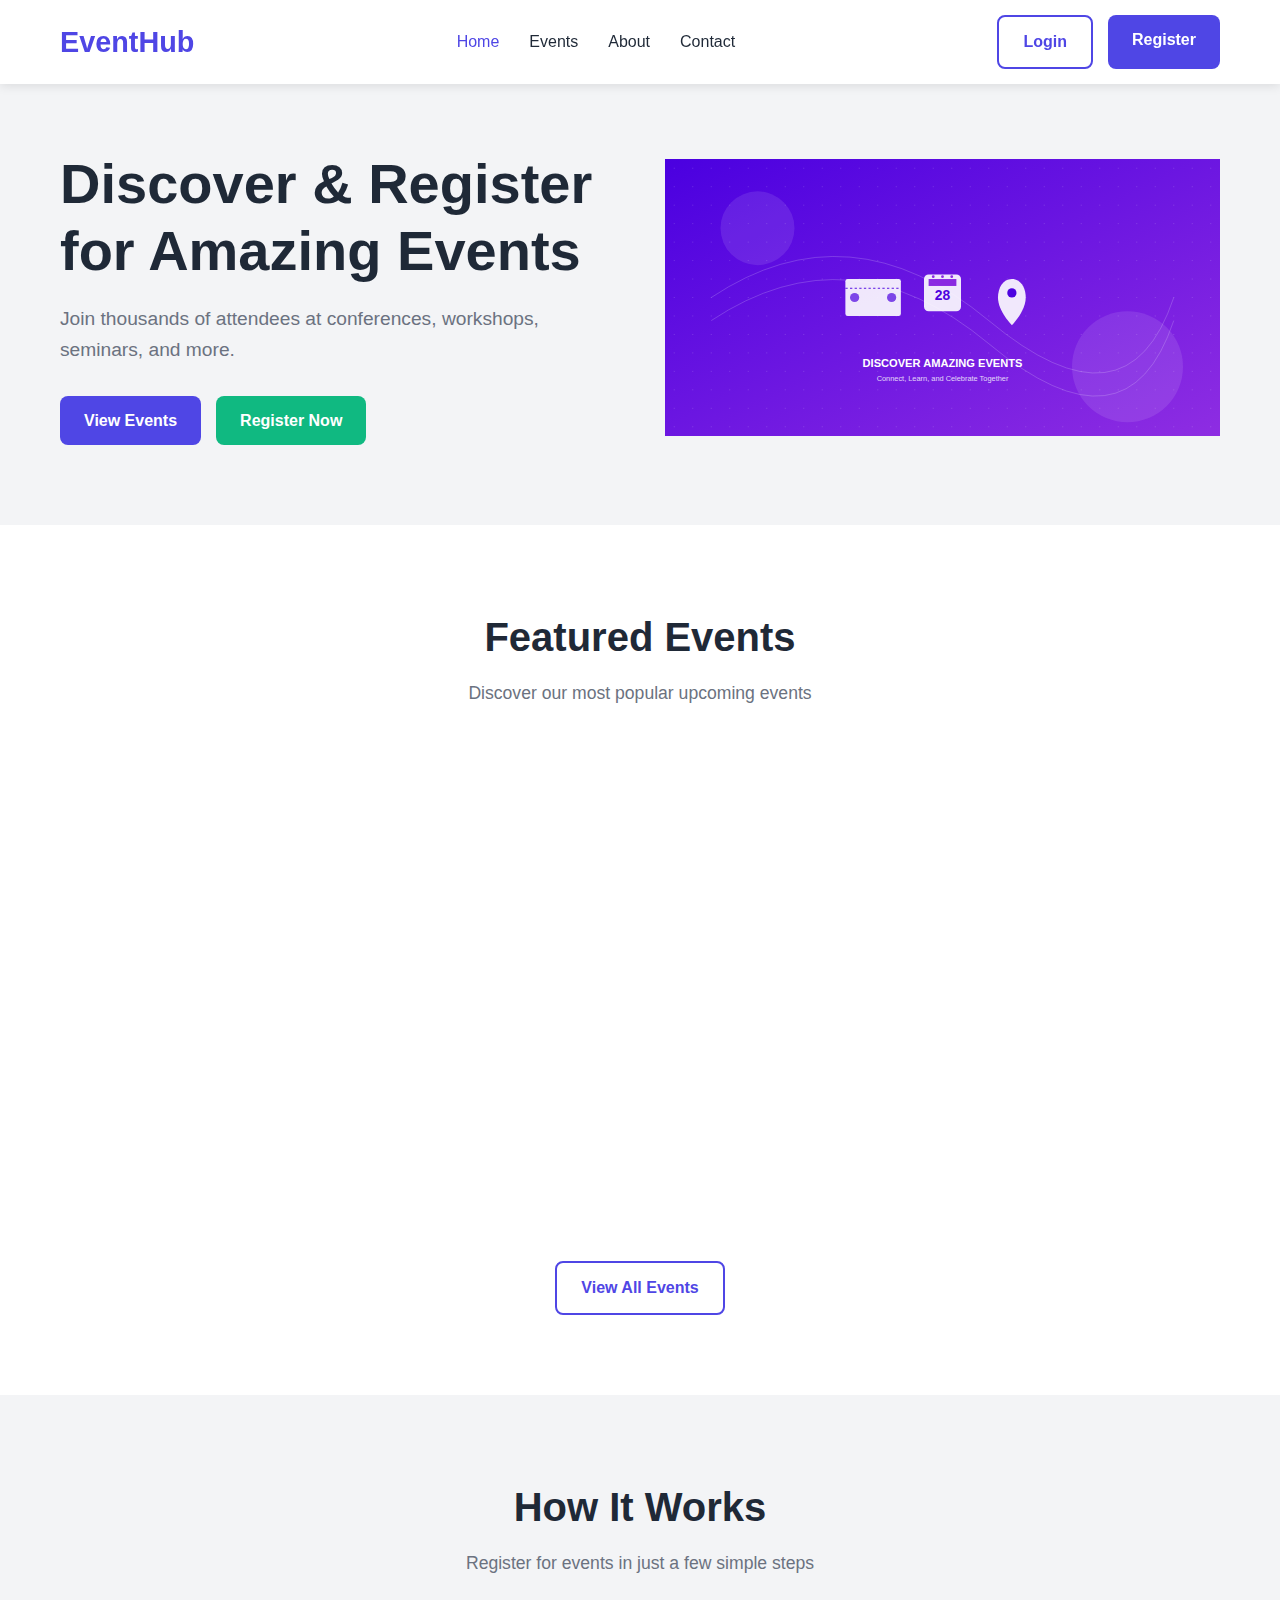
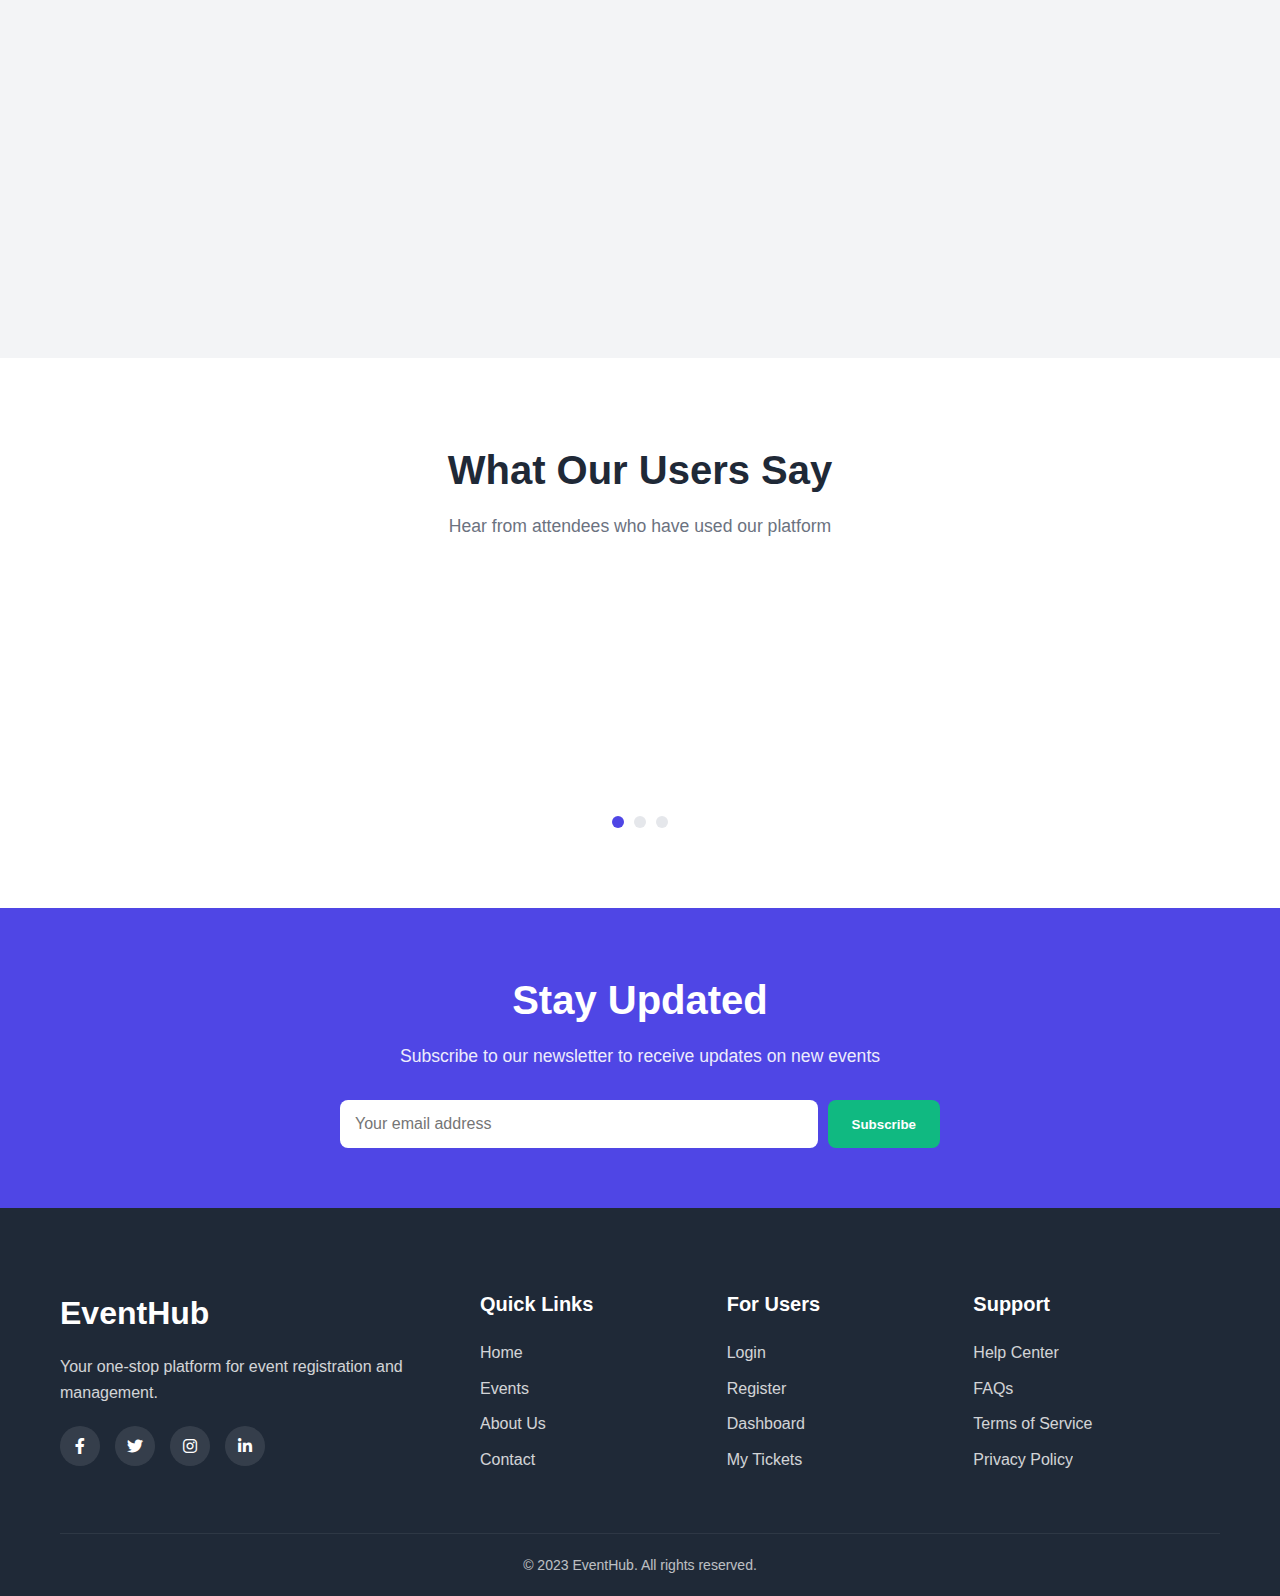
<file: index.html>
<!DOCTYPE html>
<html lang="en">
<head>
    <meta charset="UTF-8">
    <meta name="viewport" content="width=device-width, initial-scale=1.0">
    <title>Event Registration System</title>
    <link rel="stylesheet" href="css/styles.css">
    <link rel="stylesheet" href="https://cdnjs.cloudflare.com/ajax/libs/font-awesome/6.0.0-beta3/css/all.min.css">
</head>
<body>
    <!-- Navigation Bar -->
    <nav class="navbar">
        <div class="container">
            <div class="logo">EventHub</div>
            <ul class="nav-links">
                <li><a href="index.html" class="active">Home</a></li>
                <li><a href="events.html">Events</a></li>
                <li><a href="about.html">About</a></li>
                <li><a href="contact.html">Contact</a></li>
            </ul>
            <div class="auth-buttons">
                <a href="login.html" class="btn btn-outline">Login</a>
                <a href="register.html" class="btn btn-primary">Register</a>
            </div>
            <div class="hamburger">
                <span></span>
                <span></span>
                <span></span>
            </div>
        </div>
    </nav>

    <!-- Hero Section -->
    <section class="hero">
        <div class="container">
            <div class="hero-content">
                <h1>Discover & Register for Amazing Events</h1>
                <p>Join thousands of attendees at conferences, workshops, seminars, and more.</p>
                <div class="hero-buttons">
                    <a href="events.html" class="btn btn-primary">View Events</a>
                    <a href="register.html" class="btn btn-secondary">Register Now</a>
                </div>
            </div>
            <div class="hero-image">
                <img src="images/hero-image.svg" alt="Event Illustration">
            </div>
        </div>
    </section>

    <!-- Featured Events Section -->
    <section class="featured-events">
        <div class="container">
            <div class="section-header">
                <h2>Featured Events</h2>
                <p>Discover our most popular upcoming events</p>
            </div>
            <div class="events-grid">
                <!-- Event Card 1 -->
                <div class="event-card">
                    <div class="event-image">
                        <img src="images/event1.svg" alt="Tech Conference">
                        <div class="event-date">
                            <span class="day">15</span>
                            <span class="month">JUN</span>
                        </div>
                    </div>
                    <div class="event-details">
                        <h3>Tech Innovation Summit</h3>
                        <div class="event-info">
                            <p><i class="fas fa-map-marker-alt"></i> Convention Center, Hall A</p>
                            <p><i class="fas fa-clock"></i> 9:00 AM - 5:00 PM</p>
                        </div>
                        <p class="event-description">Join industry leaders to explore the latest technological innovations and future trends.</p>
                        <div class="event-footer">
                            <span class="event-price">$99</span>
                            <a href="event-details.html" class="btn btn-sm">Details</a>
                        </div>
                    </div>
                </div>

                <!-- Event Card 2 -->
                <div class="event-card">
                    <div class="event-image">
                        <img src="images/event2.svg" alt="Workshop">
                        <div class="event-date">
                            <span class="day">22</span>
                            <span class="month">JUN</span>
                        </div>
                    </div>
                    <div class="event-details">
                        <h3>Web Development Workshop</h3>
                        <div class="event-info">
                            <p><i class="fas fa-map-marker-alt"></i> Tech Hub, Room 204</p>
                            <p><i class="fas fa-clock"></i> 10:00 AM - 3:00 PM</p>
                        </div>
                        <p class="event-description">Hands-on workshop covering modern web development frameworks and best practices.</p>
                        <div class="event-footer">
                            <span class="event-price">Free</span>
                            <a href="event-details.html" class="btn btn-sm">Details</a>
                        </div>
                    </div>
                </div>

                <!-- Event Card 3 -->
                <div class="event-card">
                    <div class="event-image">
                        <img src="images/event3.svg" alt="Networking Event">
                        <div class="event-date">
                            <span class="day">30</span>
                            <span class="month">JUN</span>
                        </div>
                    </div>
                    <div class="event-details">
                        <h3>Business Networking Mixer</h3>
                        <div class="event-info">
                            <p><i class="fas fa-map-marker-alt"></i> Grand Hotel, Ballroom</p>
                            <p><i class="fas fa-clock"></i> 6:00 PM - 9:00 PM</p>
                        </div>
                        <p class="event-description">Connect with professionals from various industries in a relaxed networking environment.</p>
                        <div class="event-footer">
                            <span class="event-price">$25</span>
                            <a href="event-details.html" class="btn btn-sm">Details</a>
                        </div>
                    </div>
                </div>
            </div>
            <div class="view-all">
                <a href="events.html" class="btn btn-outline">View All Events</a>
            </div>
        </div>
    </section>

    <!-- How It Works Section -->
    <section class="how-it-works">
        <div class="container">
            <div class="section-header">
                <h2>How It Works</h2>
                <p>Register for events in just a few simple steps</p>
            </div>
            <div class="steps">
                <div class="step">
                    <div class="step-icon">
                        <i class="fas fa-user-plus"></i>
                    </div>
                    <h3>Create Account</h3>
                    <p>Sign up with your email to create your personal account</p>
                </div>
                <div class="step">
                    <div class="step-icon">
                        <i class="fas fa-search"></i>
                    </div>
                    <h3>Find Events</h3>
                    <p>Browse through our catalog of upcoming events</p>
                </div>
                <div class="step">
                    <div class="step-icon">
                        <i class="fas fa-ticket-alt"></i>
                    </div>
                    <h3>Register</h3>
                    <p>Complete the registration form and payment if required</p>
                </div>
                <div class="step">
                    <div class="step-icon">
                        <i class="fas fa-qrcode"></i>
                    </div>
                    <h3>Get Ticket</h3>
                    <p>Receive your e-ticket or QR code via email</p>
                </div>
            </div>
        </div>
    </section>

    <!-- Testimonials Section -->
    <section class="testimonials">
        <div class="container">
            <div class="section-header">
                <h2>What Our Users Say</h2>
                <p>Hear from attendees who have used our platform</p>
            </div>
            <div class="testimonials-slider">
                <div class="testimonial">
                    <div class="testimonial-content">
                        <p>"The registration process was incredibly smooth. I received my ticket instantly and the event reminders were very helpful."</p>
                    </div>
                    <div class="testimonial-author">
                        <img src="images/user1.svg" alt="User">
                        <div>
                            <h4>Sarah Johnson</h4>
                            <p>Tech Conference Attendee</p>
                        </div>
                    </div>
                </div>
                <div class="testimonial">
                    <div class="testimonial-content">
                        <p>"As an event organizer, this platform has made managing registrations and attendee communication so much easier."</p>
                    </div>
                    <div class="testimonial-author">
                        <img src="images/user2.svg" alt="User">
                        <div>
                            <h4>Michael Chen</h4>
                            <p>Event Organizer</p>
                        </div>
                    </div>
                </div>
            </div>
            <div class="testimonial-dots">
                <span class="dot active"></span>
                <span class="dot"></span>
                <span class="dot"></span>
            </div>
        </div>
    </section>

    <!-- Newsletter Section -->
    <section class="newsletter">
        <div class="container">
            <div class="newsletter-content">
                <h2>Stay Updated</h2>
                <p>Subscribe to our newsletter to receive updates on new events</p>
                <form class="newsletter-form">
                    <input type="email" placeholder="Your email address" required>
                    <button type="submit" class="btn btn-primary">Subscribe</button>
                </form>
            </div>
        </div>
    </section>

    <!-- Footer -->
    <footer class="footer">
        <div class="container">
            <div class="footer-content">
                <div class="footer-logo">
                    <h2>EventHub</h2>
                    <p>Your one-stop platform for event registration and management.</p>
                    <div class="social-icons">
                        <a href="#"><i class="fab fa-facebook-f"></i></a>
                        <a href="#"><i class="fab fa-twitter"></i></a>
                        <a href="#"><i class="fab fa-instagram"></i></a>
                        <a href="#"><i class="fab fa-linkedin-in"></i></a>
                    </div>
                </div>
                <div class="footer-links">
                    <div class="footer-links-column">
                        <h3>Quick Links</h3>
                        <ul>
                            <li><a href="index.html">Home</a></li>
                            <li><a href="events.html">Events</a></li>
                            <li><a href="about.html">About Us</a></li>
                            <li><a href="contact.html">Contact</a></li>
                        </ul>
                    </div>
                    <div class="footer-links-column">
                        <h3>For Users</h3>
                        <ul>
                            <li><a href="login.html">Login</a></li>
                            <li><a href="register.html">Register</a></li>
                            <li><a href="dashboard.html">Dashboard</a></li>
                            <li><a href="#">My Tickets</a></li>
                        </ul>
                    </div>
                    <div class="footer-links-column">
                        <h3>Support</h3>
                        <ul>
                            <li><a href="#">Help Center</a></li>
                            <li><a href="#">FAQs</a></li>
                            <li><a href="#">Terms of Service</a></li>
                            <li><a href="#">Privacy Policy</a></li>
                        </ul>
                    </div>
                </div>
            </div>
            <div class="footer-bottom">
                <p>&copy; 2023 EventHub. All rights reserved.</p>
            </div>
        </div>
    </footer>

    <script src="js/main.js"></script>
</body>
</html>
</file>
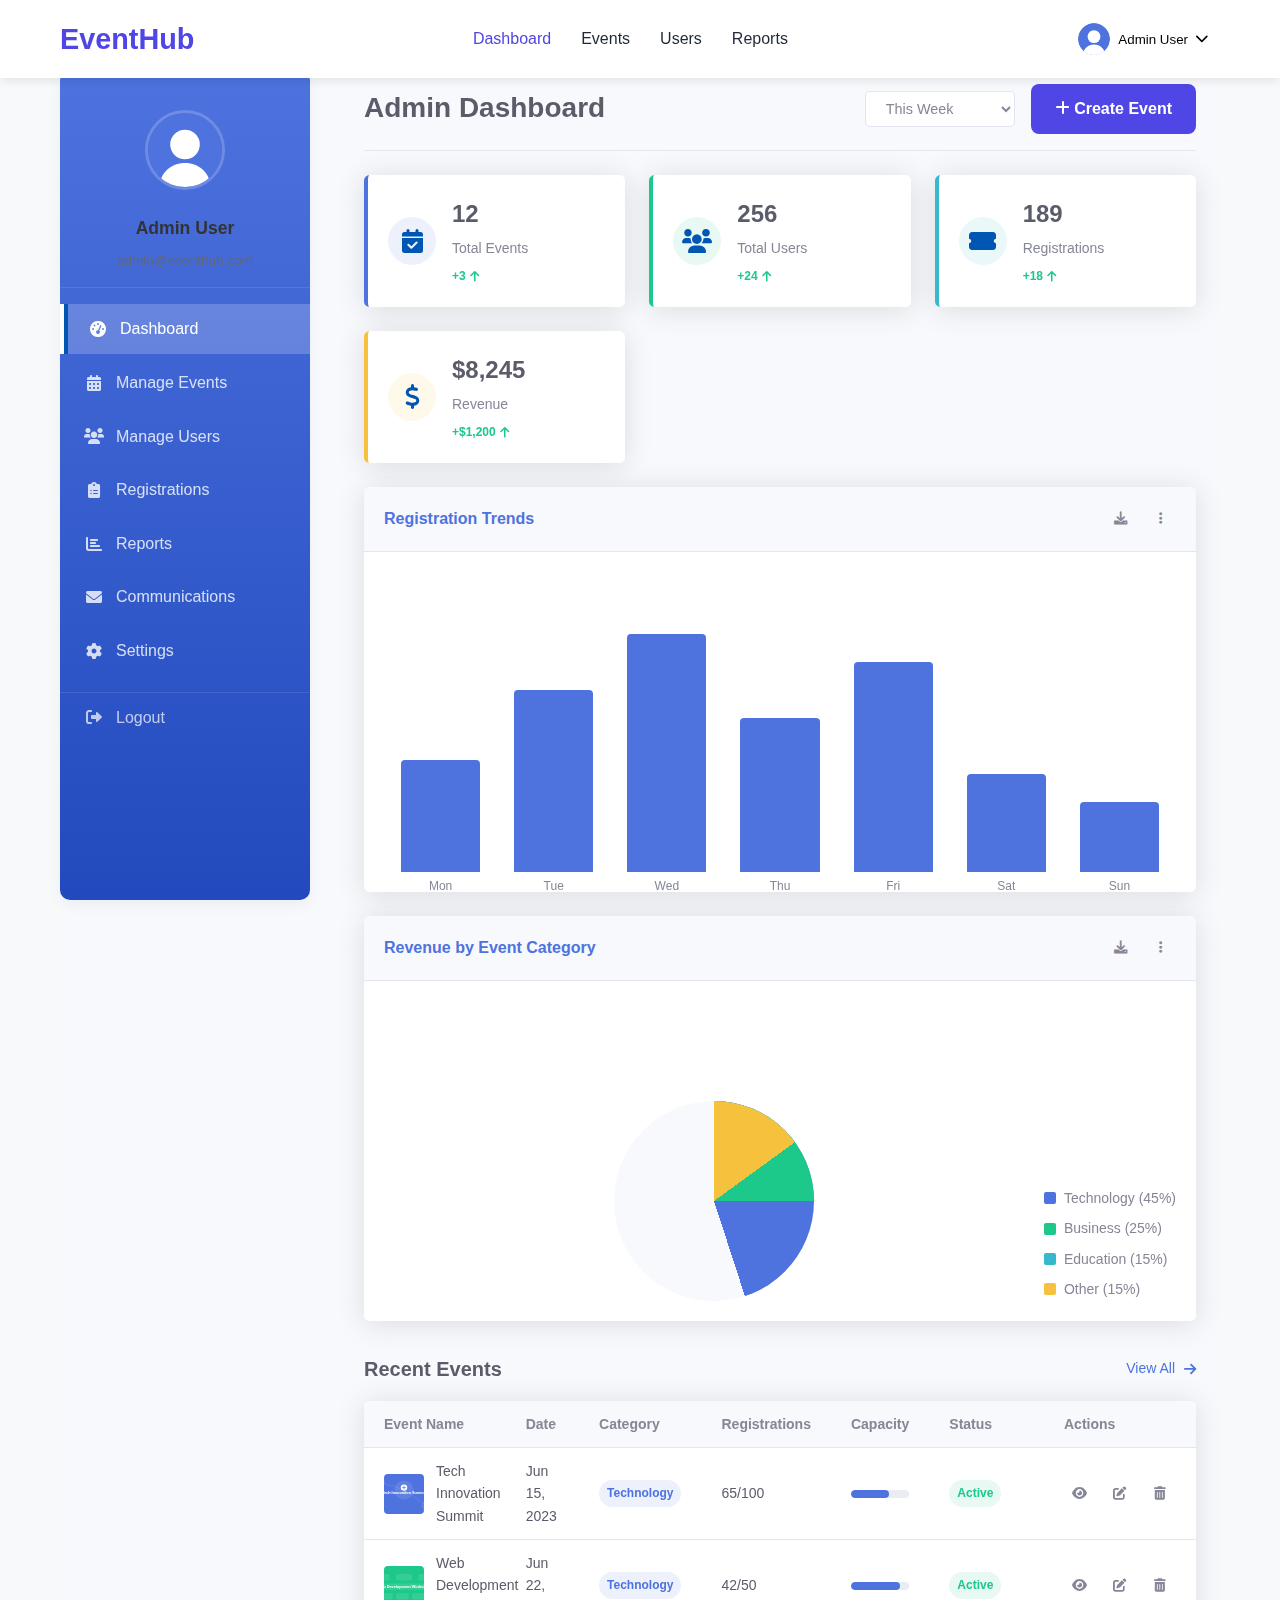
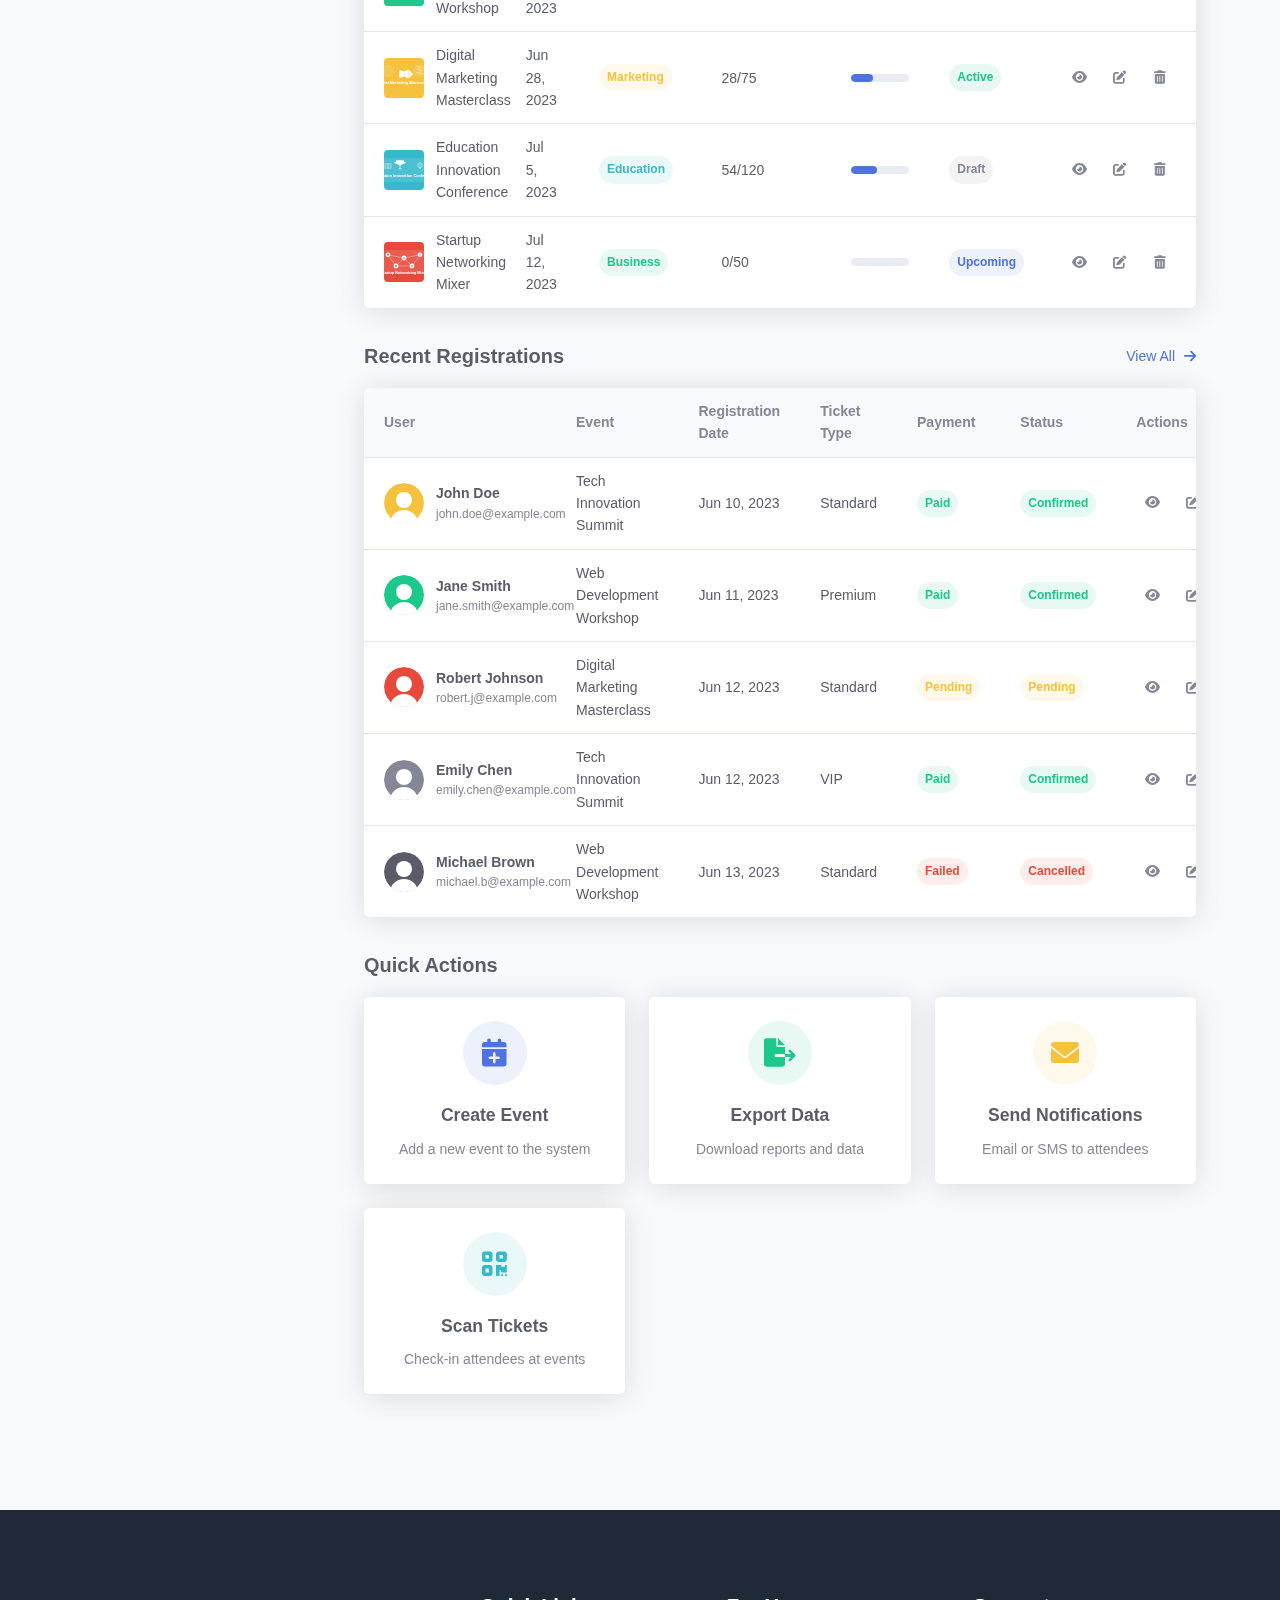
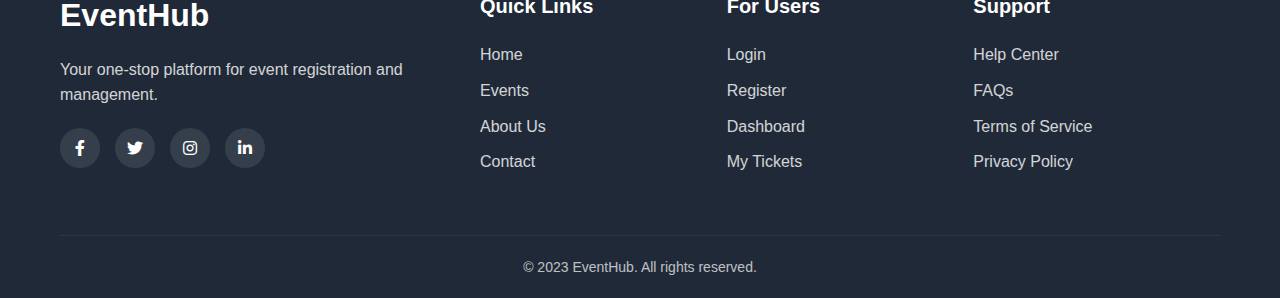
<file: admin-dashboard.html>
<!DOCTYPE html>
<html lang="en">
<head>
    <meta charset="UTF-8">
    <meta name="viewport" content="width=device-width, initial-scale=1.0">
    <title>Admin Dashboard - Event Registration System</title>
    <link rel="stylesheet" href="css/styles.css">
    <link rel="stylesheet" href="css/dashboard.css">
    <link rel="stylesheet" href="css/admin-dashboard.css">
    <link rel="stylesheet" href="https://cdnjs.cloudflare.com/ajax/libs/font-awesome/6.0.0-beta3/css/all.min.css">
</head>
<body>
    <!-- Navigation Bar -->
    <nav class="navbar">
        <div class="container">
            <div class="logo">EventHub</div>
            <ul class="nav-links">
                <li><a href="admin-dashboard.html" class="active">Dashboard</a></li>
                <li><a href="admin-events.html">Events</a></li>
                <li><a href="admin-users.html">Users</a></li>
                <li><a href="admin-reports.html">Reports</a></li>
            </ul>
            <div class="auth-buttons">
                <div class="user-dropdown">
                    <button class="user-dropdown-btn">
                        <img src="images/admin-avatar.svg" alt="Admin Avatar" class="user-avatar">
                        <span>Admin User</span>
                        <i class="fas fa-chevron-down"></i>
                    </button>
                    <div class="user-dropdown-content">
                        <a href="admin-profile.html"><i class="fas fa-user"></i> My Profile</a>
                        <a href="admin-settings.html"><i class="fas fa-cog"></i> Settings</a>
                        <div class="dropdown-divider"></div>
                        <a href="index.html" class="logout-btn"><i class="fas fa-sign-out-alt"></i> Logout</a>
                    </div>
                </div>
            </div>
            <div class="hamburger">
                <span></span>
                <span></span>
                <span></span>
            </div>
        </div>
    </nav>

    <!-- Dashboard Section -->
    <section class="dashboard-section">
        <div class="container">
            <div class="dashboard-container">
                <!-- Sidebar -->
                <div class="dashboard-sidebar">
                    <div class="user-info">
                        <img src="images/admin-avatar.svg" alt="Admin Avatar" class="user-avatar-large">
                        <h3>Admin User</h3>
                        <p>admin@eventhub.com</p>
                    </div>
                    <ul class="sidebar-menu">
                        <li class="active">
                            <a href="admin-dashboard.html">
                                <i class="fas fa-tachometer-alt"></i>
                                <span>Dashboard</span>
                            </a>
                        </li>
                        <li>
                            <a href="admin-events.html">
                                <i class="fas fa-calendar-alt"></i>
                                <span>Manage Events</span>
                            </a>
                        </li>
                        <li>
                            <a href="admin-users.html">
                                <i class="fas fa-users"></i>
                                <span>Manage Users</span>
                            </a>
                        </li>
                        <li>
                            <a href="admin-registrations.html">
                                <i class="fas fa-clipboard-list"></i>
                                <span>Registrations</span>
                            </a>
                        </li>
                        <li>
                            <a href="admin-reports.html">
                                <i class="fas fa-chart-bar"></i>
                                <span>Reports</span>
                            </a>
                        </li>
                        <li>
                            <a href="admin-communications.html">
                                <i class="fas fa-envelope"></i>
                                <span>Communications</span>
                            </a>
                        </li>
                        <li>
                            <a href="admin-settings.html">
                                <i class="fas fa-cog"></i>
                                <span>Settings</span>
                            </a>
                        </li>
                        <li>
                            <a href="index.html" class="logout-link">
                                <i class="fas fa-sign-out-alt"></i>
                                <span>Logout</span>
                            </a>
                        </li>
                    </ul>
                </div>

                <!-- Main Content -->
                <div class="dashboard-main">
                    <div class="dashboard-header">
                        <h1>Admin Dashboard</h1>
                        <div class="dashboard-actions">
                            <div class="date-filter">
                                <select id="date-range">
                                    <option value="today">Today</option>
                                    <option value="week" selected>This Week</option>
                                    <option value="month">This Month</option>
                                    <option value="year">This Year</option>
                                    <option value="custom">Custom Range</option>
                                </select>
                            </div>
                            <a href="admin-create-event.html" class="btn btn-primary">
                                <i class="fas fa-plus"></i> Create Event
                            </a>
                        </div>
                    </div>

                    <!-- Dashboard Overview -->
                    <div class="dashboard-overview">
                        <div class="overview-card">
                            <div class="overview-icon">
                                <i class="fas fa-calendar-check"></i>
                            </div>
                            <div class="overview-info">
                                <h3>12</h3>
                                <p>Total Events</p>
                                <span class="trend positive">+3 <i class="fas fa-arrow-up"></i></span>
                            </div>
                        </div>
                        <div class="overview-card">
                            <div class="overview-icon">
                                <i class="fas fa-users"></i>
                            </div>
                            <div class="overview-info">
                                <h3>256</h3>
                                <p>Total Users</p>
                                <span class="trend positive">+24 <i class="fas fa-arrow-up"></i></span>
                            </div>
                        </div>
                        <div class="overview-card">
                            <div class="overview-icon">
                                <i class="fas fa-ticket-alt"></i>
                            </div>
                            <div class="overview-info">
                                <h3>189</h3>
                                <p>Registrations</p>
                                <span class="trend positive">+18 <i class="fas fa-arrow-up"></i></span>
                            </div>
                        </div>
                        <div class="overview-card">
                            <div class="overview-icon">
                                <i class="fas fa-dollar-sign"></i>
                            </div>
                            <div class="overview-info">
                                <h3>$8,245</h3>
                                <p>Revenue</p>
                                <span class="trend positive">+$1,200 <i class="fas fa-arrow-up"></i></span>
                            </div>
                        </div>
                    </div>

                    <!-- Analytics Charts -->
                    <div class="analytics-section">
                        <div class="analytics-card">
                            <div class="analytics-header">
                                <h3>Registration Trends</h3>
                                <div class="analytics-actions">
                                    <button class="btn-icon"><i class="fas fa-download"></i></button>
                                    <button class="btn-icon"><i class="fas fa-ellipsis-v"></i></button>
                                </div>
                            </div>
                            <div class="analytics-body">
                                <div class="chart-container">
                                    <!-- Placeholder for chart -->
                                    <div class="chart-placeholder" id="registration-chart">
                                        <div class="chart-bars">
                                            <div class="chart-bar" style="height: 40%;"><span>Mon</span></div>
                                            <div class="chart-bar" style="height: 65%;"><span>Tue</span></div>
                                            <div class="chart-bar" style="height: 85%;"><span>Wed</span></div>
                                            <div class="chart-bar" style="height: 55%;"><span>Thu</span></div>
                                            <div class="chart-bar" style="height: 75%;"><span>Fri</span></div>
                                            <div class="chart-bar" style="height: 35%;"><span>Sat</span></div>
                                            <div class="chart-bar" style="height: 25%;"><span>Sun</span></div>
                                        </div>
                                    </div>
                                </div>
                            </div>
                        </div>
                        
                        <div class="analytics-card">
                            <div class="analytics-header">
                                <h3>Revenue by Event Category</h3>
                                <div class="analytics-actions">
                                    <button class="btn-icon"><i class="fas fa-download"></i></button>
                                    <button class="btn-icon"><i class="fas fa-ellipsis-v"></i></button>
                                </div>
                            </div>
                            <div class="analytics-body">
                                <div class="chart-container">
                                    <!-- Placeholder for chart -->
                                    <div class="chart-placeholder" id="revenue-chart">
                                        <div class="pie-chart">
                                            <div class="pie-segment" style="--percentage: 45%; --color: #4e73df;"></div>
                                            <div class="pie-segment" style="--percentage: 25%; --color: #1cc88a;"></div>
                                            <div class="pie-segment" style="--percentage: 15%; --color: #36b9cc;"></div>
                                            <div class="pie-segment" style="--percentage: 15%; --color: #f6c23e;"></div>
                                        </div>
                                        <div class="pie-legend">
                                            <div class="legend-item"><span style="background-color: #4e73df;"></span> Technology (45%)</div>
                                            <div class="legend-item"><span style="background-color: #1cc88a;"></span> Business (25%)</div>
                                            <div class="legend-item"><span style="background-color: #36b9cc;"></span> Education (15%)</div>
                                            <div class="legend-item"><span style="background-color: #f6c23e;"></span> Other (15%)</div>
                                        </div>
                                    </div>
                                </div>
                            </div>
                        </div>
                    </div>

                    <!-- Recent Events -->
                    <div class="dashboard-section-header">
                        <h2>Recent Events</h2>
                        <a href="admin-events.html" class="view-all">View All <i class="fas fa-arrow-right"></i></a>
                    </div>

                    <div class="table-responsive">
                        <table class="admin-table">
                            <thead>
                                <tr>
                                    <th>Event Name</th>
                                    <th>Date</th>
                                    <th>Category</th>
                                    <th>Registrations</th>
                                    <th>Capacity</th>
                                    <th>Status</th>
                                    <th>Actions</th>
                                </tr>
                            </thead>
                            <tbody>
                                <tr>
                                    <td>
                                        <div class="event-name">
                                            <img src="images/event1.svg" alt="Tech Innovation Summit">
                                            <span>Tech Innovation Summit</span>
                                        </div>
                                    </td>
                                    <td>Jun 15, 2023</td>
                                    <td><span class="category-badge technology">Technology</span></td>
                                    <td>65/100</td>
                                    <td>
                                        <div class="progress-bar">
                                            <div class="progress" style="width: 65%;"></div>
                                        </div>
                                    </td>
                                    <td><span class="status-badge active">Active</span></td>
                                    <td>
                                        <div class="table-actions">
                                            <button class="btn-icon" title="View"><i class="fas fa-eye"></i></button>
                                            <button class="btn-icon" title="Edit"><i class="fas fa-edit"></i></button>
                                            <button class="btn-icon" title="Delete"><i class="fas fa-trash-alt"></i></button>
                                        </div>
                                    </td>
                                </tr>
                                <tr>
                                    <td>
                                        <div class="event-name">
                                            <img src="images/event2.svg" alt="Web Development Workshop">
                                            <span>Web Development Workshop</span>
                                        </div>
                                    </td>
                                    <td>Jun 22, 2023</td>
                                    <td><span class="category-badge technology">Technology</span></td>
                                    <td>42/50</td>
                                    <td>
                                        <div class="progress-bar">
                                            <div class="progress" style="width: 84%;"></div>
                                        </div>
                                    </td>
                                    <td><span class="status-badge active">Active</span></td>
                                    <td>
                                        <div class="table-actions">
                                            <button class="btn-icon" title="View"><i class="fas fa-eye"></i></button>
                                            <button class="btn-icon" title="Edit"><i class="fas fa-edit"></i></button>
                                            <button class="btn-icon" title="Delete"><i class="fas fa-trash-alt"></i></button>
                                        </div>
                                    </td>
                                </tr>
                                <tr>
                                    <td>
                                        <div class="event-name">
                                            <img src="images/event3.svg" alt="Digital Marketing Masterclass">
                                            <span>Digital Marketing Masterclass</span>
                                        </div>
                                    </td>
                                    <td>Jun 28, 2023</td>
                                    <td><span class="category-badge marketing">Marketing</span></td>
                                    <td>28/75</td>
                                    <td>
                                        <div class="progress-bar">
                                            <div class="progress" style="width: 37%;"></div>
                                        </div>
                                    </td>
                                    <td><span class="status-badge active">Active</span></td>
                                    <td>
                                        <div class="table-actions">
                                            <button class="btn-icon" title="View"><i class="fas fa-eye"></i></button>
                                            <button class="btn-icon" title="Edit"><i class="fas fa-edit"></i></button>
                                            <button class="btn-icon" title="Delete"><i class="fas fa-trash-alt"></i></button>
                                        </div>
                                    </td>
                                </tr>
                                <tr>
                                    <td>
                                        <div class="event-name">
                                            <img src="images/event4.svg" alt="Education Innovation Conference">
                                            <span>Education Innovation Conference</span>
                                        </div>
                                    </td>
                                    <td>Jul 5, 2023</td>
                                    <td><span class="category-badge education">Education</span></td>
                                    <td>54/120</td>
                                    <td>
                                        <div class="progress-bar">
                                            <div class="progress" style="width: 45%;"></div>
                                        </div>
                                    </td>
                                    <td><span class="status-badge draft">Draft</span></td>
                                    <td>
                                        <div class="table-actions">
                                            <button class="btn-icon" title="View"><i class="fas fa-eye"></i></button>
                                            <button class="btn-icon" title="Edit"><i class="fas fa-edit"></i></button>
                                            <button class="btn-icon" title="Delete"><i class="fas fa-trash-alt"></i></button>
                                        </div>
                                    </td>
                                </tr>
                                <tr>
                                    <td>
                                        <div class="event-name">
                                            <img src="images/event5.svg" alt="Startup Networking Mixer">
                                            <span>Startup Networking Mixer</span>
                                        </div>
                                    </td>
                                    <td>Jul 12, 2023</td>
                                    <td><span class="category-badge business">Business</span></td>
                                    <td>0/50</td>
                                    <td>
                                        <div class="progress-bar">
                                            <div class="progress" style="width: 0%;"></div>
                                        </div>
                                    </td>
                                    <td><span class="status-badge upcoming">Upcoming</span></td>
                                    <td>
                                        <div class="table-actions">
                                            <button class="btn-icon" title="View"><i class="fas fa-eye"></i></button>
                                            <button class="btn-icon" title="Edit"><i class="fas fa-edit"></i></button>
                                            <button class="btn-icon" title="Delete"><i class="fas fa-trash-alt"></i></button>
                                        </div>
                                    </td>
                                </tr>
                            </tbody>
                        </table>
                    </div>

                    <!-- Recent Registrations -->
                    <div class="dashboard-section-header">
                        <h2>Recent Registrations</h2>
                        <a href="admin-registrations.html" class="view-all">View All <i class="fas fa-arrow-right"></i></a>
                    </div>

                    <div class="table-responsive">
                        <table class="admin-table">
                            <thead>
                                <tr>
                                    <th>User</th>
                                    <th>Event</th>
                                    <th>Registration Date</th>
                                    <th>Ticket Type</th>
                                    <th>Payment</th>
                                    <th>Status</th>
                                    <th>Actions</th>
                                </tr>
                            </thead>
                            <tbody>
                                <tr>
                                    <td>
                                        <div class="user-info-cell">
                                            <img src="images/user1.svg" alt="John Doe">
                                            <div>
                                                <span class="user-name">John Doe</span>
                                                <span class="user-email">john.doe@example.com</span>
                                            </div>
                                        </div>
                                    </td>
                                    <td>Tech Innovation Summit</td>
                                    <td>Jun 10, 2023</td>
                                    <td>Standard</td>
                                    <td><span class="payment-badge completed">Paid</span></td>
                                    <td><span class="status-badge confirmed">Confirmed</span></td>
                                    <td>
                                        <div class="table-actions">
                                            <button class="btn-icon" title="View"><i class="fas fa-eye"></i></button>
                                            <button class="btn-icon" title="Edit"><i class="fas fa-edit"></i></button>
                                            <button class="btn-icon" title="Delete"><i class="fas fa-trash-alt"></i></button>
                                        </div>
                                    </td>
                                </tr>
                                <tr>
                                    <td>
                                        <div class="user-info-cell">
                                            <img src="images/user2.svg" alt="Jane Smith">
                                            <div>
                                                <span class="user-name">Jane Smith</span>
                                                <span class="user-email">jane.smith@example.com</span>
                                            </div>
                                        </div>
                                    </td>
                                    <td>Web Development Workshop</td>
                                    <td>Jun 11, 2023</td>
                                    <td>Premium</td>
                                    <td><span class="payment-badge completed">Paid</span></td>
                                    <td><span class="status-badge confirmed">Confirmed</span></td>
                                    <td>
                                        <div class="table-actions">
                                            <button class="btn-icon" title="View"><i class="fas fa-eye"></i></button>
                                            <button class="btn-icon" title="Edit"><i class="fas fa-edit"></i></button>
                                            <button class="btn-icon" title="Delete"><i class="fas fa-trash-alt"></i></button>
                                        </div>
                                    </td>
                                </tr>
                                <tr>
                                    <td>
                                        <div class="user-info-cell">
                                            <img src="images/user3.svg" alt="Robert Johnson">
                                            <div>
                                                <span class="user-name">Robert Johnson</span>
                                                <span class="user-email">robert.j@example.com</span>
                                            </div>
                                        </div>
                                    </td>
                                    <td>Digital Marketing Masterclass</td>
                                    <td>Jun 12, 2023</td>
                                    <td>Standard</td>
                                    <td><span class="payment-badge pending">Pending</span></td>
                                    <td><span class="status-badge pending">Pending</span></td>
                                    <td>
                                        <div class="table-actions">
                                            <button class="btn-icon" title="View"><i class="fas fa-eye"></i></button>
                                            <button class="btn-icon" title="Edit"><i class="fas fa-edit"></i></button>
                                            <button class="btn-icon" title="Delete"><i class="fas fa-trash-alt"></i></button>
                                        </div>
                                    </td>
                                </tr>
                                <tr>
                                    <td>
                                        <div class="user-info-cell">
                                            <img src="images/user4.svg" alt="Emily Chen">
                                            <div>
                                                <span class="user-name">Emily Chen</span>
                                                <span class="user-email">emily.chen@example.com</span>
                                            </div>
                                        </div>
                                    </td>
                                    <td>Tech Innovation Summit</td>
                                    <td>Jun 12, 2023</td>
                                    <td>VIP</td>
                                    <td><span class="payment-badge completed">Paid</span></td>
                                    <td><span class="status-badge confirmed">Confirmed</span></td>
                                    <td>
                                        <div class="table-actions">
                                            <button class="btn-icon" title="View"><i class="fas fa-eye"></i></button>
                                            <button class="btn-icon" title="Edit"><i class="fas fa-edit"></i></button>
                                            <button class="btn-icon" title="Delete"><i class="fas fa-trash-alt"></i></button>
                                        </div>
                                    </td>
                                </tr>
                                <tr>
                                    <td>
                                        <div class="user-info-cell">
                                            <img src="images/user5.svg" alt="Michael Brown">
                                            <div>
                                                <span class="user-name">Michael Brown</span>
                                                <span class="user-email">michael.b@example.com</span>
                                            </div>
                                        </div>
                                    </td>
                                    <td>Web Development Workshop</td>
                                    <td>Jun 13, 2023</td>
                                    <td>Standard</td>
                                    <td><span class="payment-badge failed">Failed</span></td>
                                    <td><span class="status-badge cancelled">Cancelled</span></td>
                                    <td>
                                        <div class="table-actions">
                                            <button class="btn-icon" title="View"><i class="fas fa-eye"></i></button>
                                            <button class="btn-icon" title="Edit"><i class="fas fa-edit"></i></button>
                                            <button class="btn-icon" title="Delete"><i class="fas fa-trash-alt"></i></button>
                                        </div>
                                    </td>
                                </tr>
                            </tbody>
                        </table>
                    </div>

                    <!-- Quick Actions -->
                    <div class="dashboard-section-header">
                        <h2>Quick Actions</h2>
                    </div>

                    <div class="quick-actions">
                        <a href="admin-create-event.html" class="quick-action-card">
                            <div class="quick-action-icon">
                                <i class="fas fa-calendar-plus"></i>
                            </div>
                            <h3>Create Event</h3>
                            <p>Add a new event to the system</p>
                        </a>
                        <a href="admin-export.html" class="quick-action-card">
                            <div class="quick-action-icon">
                                <i class="fas fa-file-export"></i>
                            </div>
                            <h3>Export Data</h3>
                            <p>Download reports and data</p>
                        </a>
                        <a href="admin-communications.html" class="quick-action-card">
                            <div class="quick-action-icon">
                                <i class="fas fa-envelope"></i>
                            </div>
                            <h3>Send Notifications</h3>
                            <p>Email or SMS to attendees</p>
                        </a>
                        <a href="admin-scan.html" class="quick-action-card">
                            <div class="quick-action-icon">
                                <i class="fas fa-qrcode"></i>
                            </div>
                            <h3>Scan Tickets</h3>
                            <p>Check-in attendees at events</p>
                        </a>
                    </div>
                </div>
            </div>
        </div>
    </section>

    <!-- Footer -->
    <footer class="footer">
        <div class="container">
            <div class="footer-content">
                <div class="footer-logo">
                    <h2>EventHub</h2>
                    <p>Your one-stop platform for event registration and management.</p>
                    <div class="social-icons">
                        <a href="#"><i class="fab fa-facebook-f"></i></a>
                        <a href="#"><i class="fab fa-twitter"></i></a>
                        <a href="#"><i class="fab fa-instagram"></i></a>
                        <a href="#"><i class="fab fa-linkedin-in"></i></a>
                    </div>
                </div>
                <div class="footer-links">
                    <div class="footer-links-column">
                        <h3>Quick Links</h3>
                        <ul>
                            <li><a href="index.html">Home</a></li>
                            <li><a href="events.html">Events</a></li>
                            <li><a href="about.html">About Us</a></li>
                            <li><a href="contact.html">Contact</a></li>
                        </ul>
                    </div>
                    <div class="footer-links-column">
                        <h3>For Users</h3>
                        <ul>
                            <li><a href="login.html">Login</a></li>
                            <li><a href="register.html">Register</a></li>
                            <li><a href="dashboard.html">Dashboard</a></li>
                            <li><a href="tickets.html">My Tickets</a></li>
                        </ul>
                    </div>
                    <div class="footer-links-column">
                        <h3>Support</h3>
                        <ul>
                            <li><a href="#">Help Center</a></li>
                            <li><a href="#">FAQs</a></li>
                            <li><a href="#">Terms of Service</a></li>
                            <li><a href="#">Privacy Policy</a></li>
                        </ul>
                    </div>
                </div>
            </div>
            <div class="footer-bottom">
                <p>&copy; 2023 EventHub. All rights reserved.</p>
            </div>
        </div>
    </footer>

    <script>
        document.addEventListener('DOMContentLoaded', function() {
            // User dropdown toggle
            const userDropdownBtn = document.querySelector('.user-dropdown-btn');
            const userDropdownContent = document.querySelector('.user-dropdown-content');
            
            userDropdownBtn.addEventListener('click', function() {
                userDropdownContent.classList.toggle('show');
            });
            
            // Close dropdown when clicking outside
            window.addEventListener('click', function(e) {
                if (!e.target.matches('.user-dropdown-btn') && 
                    !e.target.matches('.user-dropdown-btn *')) {
                    if (userDropdownContent.classList.contains('show')) {
                        userDropdownContent.classList.remove('show');
                    }
                }
            });
            
            // Mobile sidebar toggle
            const hamburger = document.querySelector('.hamburger');
            const dashboardSidebar = document.querySelector('.dashboard-sidebar');
            
            hamburger.addEventListener('click', function() {
                dashboardSidebar.classList.toggle('show-sidebar');
            });
            
            // Date range selector
            const dateRange = document.getElementById('date-range');
            dateRange.addEventListener('change', function() {
                // In a real application, this would update the dashboard data
                console.log('Date range changed to:', this.value);
            });
        });
    </script>
    <script src="js/main.js"></script>
</body>
</html>
</file>
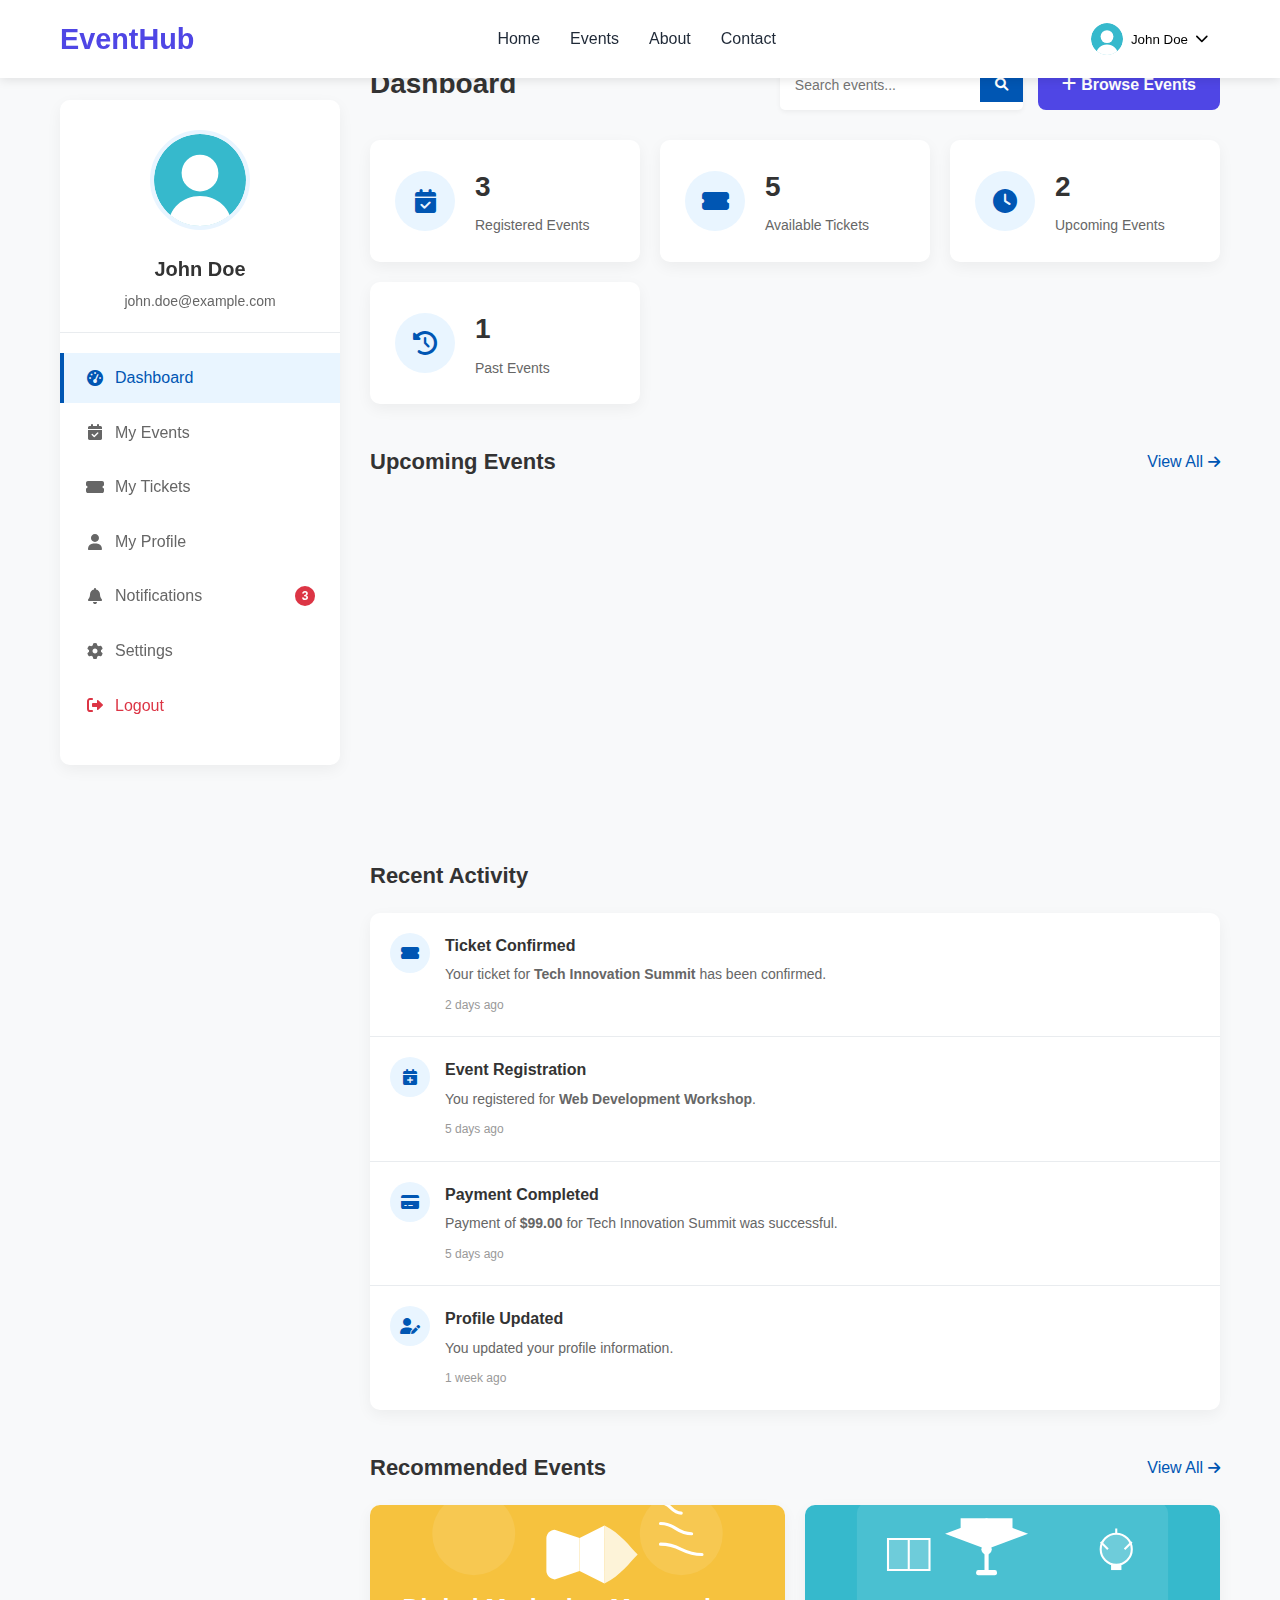
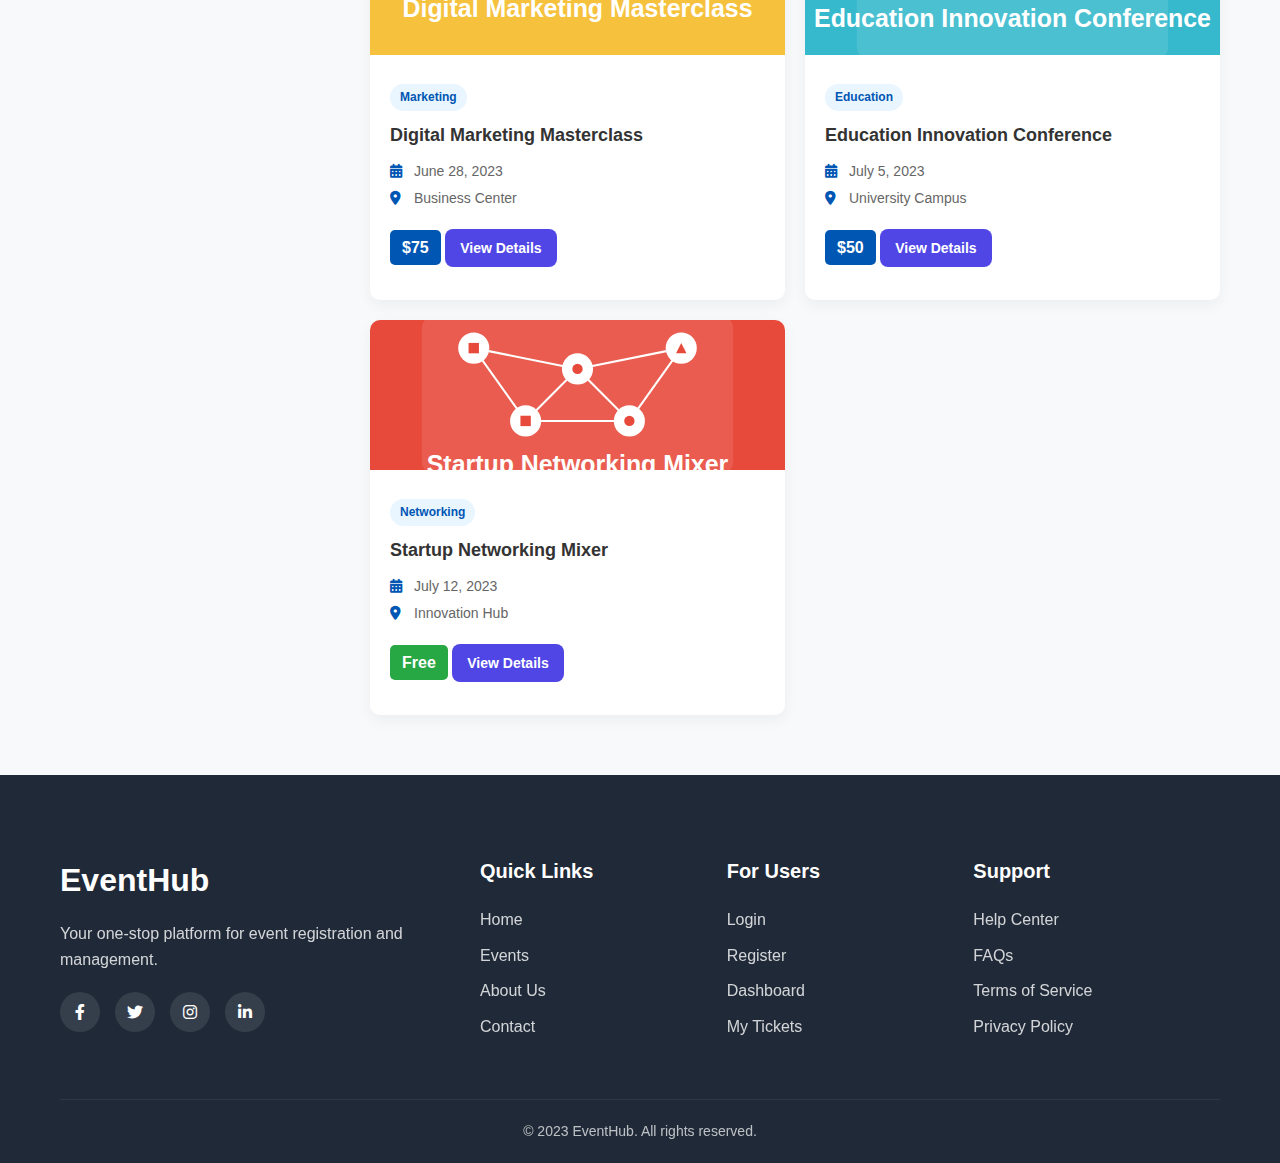
<file: dashboard.html>
<!DOCTYPE html>
<html lang="en">
<head>
    <meta charset="UTF-8">
    <meta name="viewport" content="width=device-width, initial-scale=1.0">
    <title>User Dashboard - Event Registration System</title>
    <link rel="stylesheet" href="css/styles.css">
    <link rel="stylesheet" href="css/dashboard.css">
    <link rel="stylesheet" href="https://cdnjs.cloudflare.com/ajax/libs/font-awesome/6.0.0-beta3/css/all.min.css">
</head>
<body>
    <!-- Navigation Bar -->
    <nav class="navbar">
        <div class="container">
            <div class="logo">EventHub</div>
            <ul class="nav-links">
                <li><a href="index.html">Home</a></li>
                <li><a href="events.html">Events</a></li>
                <li><a href="about.html">About</a></li>
                <li><a href="contact.html">Contact</a></li>
            </ul>
            <div class="auth-buttons">
                <div class="user-dropdown">
                    <button class="user-dropdown-btn">
                        <img src="images/user-avatar.svg" alt="User Avatar" class="user-avatar">
                        <span>John Doe</span>
                        <i class="fas fa-chevron-down"></i>
                    </button>
                    <div class="user-dropdown-content">
                        <a href="dashboard.html" class="active"><i class="fas fa-tachometer-alt"></i> Dashboard</a>
                        <a href="profile.html"><i class="fas fa-user"></i> My Profile</a>
                        <a href="tickets.html"><i class="fas fa-ticket-alt"></i> My Tickets</a>
                        <a href="settings.html"><i class="fas fa-cog"></i> Settings</a>
                        <div class="dropdown-divider"></div>
                        <a href="index.html" class="logout-btn"><i class="fas fa-sign-out-alt"></i> Logout</a>
                    </div>
                </div>
            </div>
            <div class="hamburger">
                <span></span>
                <span></span>
                <span></span>
            </div>
        </div>
    </nav>

    <!-- Dashboard Section -->
    <section class="dashboard-section">
        <div class="container">
            <div class="dashboard-container">
                <!-- Sidebar -->
                <div class="dashboard-sidebar">
                    <div class="user-info">
                        <img src="images/user-avatar.svg" alt="User Avatar" class="user-avatar-large">
                        <h3>John Doe</h3>
                        <p>john.doe@example.com</p>
                    </div>
                    <ul class="sidebar-menu">
                        <li class="active">
                            <a href="dashboard.html">
                                <i class="fas fa-tachometer-alt"></i>
                                <span>Dashboard</span>
                            </a>
                        </li>
                        <li>
                            <a href="my-events.html">
                                <i class="fas fa-calendar-check"></i>
                                <span>My Events</span>
                            </a>
                        </li>
                        <li>
                            <a href="tickets.html">
                                <i class="fas fa-ticket-alt"></i>
                                <span>My Tickets</span>
                            </a>
                        </li>
                        <li>
                            <a href="profile.html">
                                <i class="fas fa-user"></i>
                                <span>My Profile</span>
                            </a>
                        </li>
                        <li>
                            <a href="notifications.html">
                                <i class="fas fa-bell"></i>
                                <span>Notifications</span>
                                <span class="badge">3</span>
                            </a>
                        </li>
                        <li>
                            <a href="settings.html">
                                <i class="fas fa-cog"></i>
                                <span>Settings</span>
                            </a>
                        </li>
                        <li>
                            <a href="index.html" class="logout-link">
                                <i class="fas fa-sign-out-alt"></i>
                                <span>Logout</span>
                            </a>
                        </li>
                    </ul>
                </div>

                <!-- Main Content -->
                <div class="dashboard-main">
                    <div class="dashboard-header">
                        <h1>Dashboard</h1>
                        <div class="dashboard-actions">
                            <div class="search-box">
                                <input type="text" placeholder="Search events...">
                                <button><i class="fas fa-search"></i></button>
                            </div>
                            <a href="events.html" class="btn btn-primary">
                                <i class="fas fa-plus"></i> Browse Events
                            </a>
                        </div>
                    </div>

                    <!-- Dashboard Overview -->
                    <div class="dashboard-overview">
                        <div class="overview-card">
                            <div class="overview-icon">
                                <i class="fas fa-calendar-check"></i>
                            </div>
                            <div class="overview-info">
                                <h3>3</h3>
                                <p>Registered Events</p>
                            </div>
                        </div>
                        <div class="overview-card">
                            <div class="overview-icon">
                                <i class="fas fa-ticket-alt"></i>
                            </div>
                            <div class="overview-info">
                                <h3>5</h3>
                                <p>Available Tickets</p>
                            </div>
                        </div>
                        <div class="overview-card">
                            <div class="overview-icon">
                                <i class="fas fa-clock"></i>
                            </div>
                            <div class="overview-info">
                                <h3>2</h3>
                                <p>Upcoming Events</p>
                            </div>
                        </div>
                        <div class="overview-card">
                            <div class="overview-icon">
                                <i class="fas fa-history"></i>
                            </div>
                            <div class="overview-info">
                                <h3>1</h3>
                                <p>Past Events</p>
                            </div>
                        </div>
                    </div>

                    <!-- Upcoming Events -->
                    <div class="dashboard-section-header">
                        <h2>Upcoming Events</h2>
                        <a href="my-events.html" class="view-all">View All <i class="fas fa-arrow-right"></i></a>
                    </div>

                    <div class="event-cards">
                        <div class="event-card">
                            <div class="event-card-header">
                                <div class="event-date">
                                    <span class="day">15</span>
                                    <span class="month">JUN</span>
                                </div>
                                <div class="event-status confirmed">Confirmed</div>
                            </div>
                            <div class="event-card-body">
                                <h3 class="event-title">Tech Innovation Summit</h3>
                                <div class="event-details">
                                    <p><i class="fas fa-clock"></i> 9:00 AM - 5:00 PM</p>
                                    <p><i class="fas fa-map-marker-alt"></i> Convention Center, Hall A</p>
                                </div>
                                <div class="event-actions">
                                    <a href="event-details.html?id=1" class="btn btn-sm btn-outline">View Details</a>
                                    <a href="tickets.html?id=1" class="btn btn-sm btn-primary">View Ticket</a>
                                </div>
                            </div>
                        </div>

                        <div class="event-card">
                            <div class="event-card-header">
                                <div class="event-date">
                                    <span class="day">22</span>
                                    <span class="month">JUN</span>
                                </div>
                                <div class="event-status confirmed">Confirmed</div>
                            </div>
                            <div class="event-card-body">
                                <h3 class="event-title">Web Development Workshop</h3>
                                <div class="event-details">
                                    <p><i class="fas fa-clock"></i> 10:00 AM - 3:00 PM</p>
                                    <p><i class="fas fa-map-marker-alt"></i> Tech Hub, Room 201</p>
                                </div>
                                <div class="event-actions">
                                    <a href="event-details.html?id=2" class="btn btn-sm btn-outline">View Details</a>
                                    <a href="tickets.html?id=2" class="btn btn-sm btn-primary">View Ticket</a>
                                </div>
                            </div>
                        </div>
                    </div>

                    <!-- Recent Activity -->
                    <div class="dashboard-section-header">
                        <h2>Recent Activity</h2>
                    </div>

                    <div class="activity-list">
                        <div class="activity-item">
                            <div class="activity-icon">
                                <i class="fas fa-ticket-alt"></i>
                            </div>
                            <div class="activity-content">
                                <h4>Ticket Confirmed</h4>
                                <p>Your ticket for <strong>Tech Innovation Summit</strong> has been confirmed.</p>
                                <span class="activity-time">2 days ago</span>
                            </div>
                        </div>

                        <div class="activity-item">
                            <div class="activity-icon">
                                <i class="fas fa-calendar-plus"></i>
                            </div>
                            <div class="activity-content">
                                <h4>Event Registration</h4>
                                <p>You registered for <strong>Web Development Workshop</strong>.</p>
                                <span class="activity-time">5 days ago</span>
                            </div>
                        </div>

                        <div class="activity-item">
                            <div class="activity-icon">
                                <i class="fas fa-credit-card"></i>
                            </div>
                            <div class="activity-content">
                                <h4>Payment Completed</h4>
                                <p>Payment of <strong>$99.00</strong> for Tech Innovation Summit was successful.</p>
                                <span class="activity-time">5 days ago</span>
                            </div>
                        </div>

                        <div class="activity-item">
                            <div class="activity-icon">
                                <i class="fas fa-user-edit"></i>
                            </div>
                            <div class="activity-content">
                                <h4>Profile Updated</h4>
                                <p>You updated your profile information.</p>
                                <span class="activity-time">1 week ago</span>
                            </div>
                        </div>
                    </div>

                    <!-- Recommended Events -->
                    <div class="dashboard-section-header">
                        <h2>Recommended Events</h2>
                        <a href="events.html" class="view-all">View All <i class="fas fa-arrow-right"></i></a>
                    </div>

                    <div class="recommended-events">
                        <div class="recommended-event">
                            <img src="images/event3.svg" alt="Marketing Masterclass">
                            <div class="recommended-event-info">
                                <div class="event-category">Marketing</div>
                                <h3>Digital Marketing Masterclass</h3>
                                <p><i class="fas fa-calendar-alt"></i> June 28, 2023</p>
                                <p><i class="fas fa-map-marker-alt"></i> Business Center</p>
                                <div class="event-price">$75</div>
                                <a href="event-details.html?id=3" class="btn btn-sm btn-primary">View Details</a>
                            </div>
                        </div>

                        <div class="recommended-event">
                            <img src="images/event4.svg" alt="Education Innovation Conference">
                            <div class="recommended-event-info">
                                <div class="event-category">Education</div>
                                <h3>Education Innovation Conference</h3>
                                <p><i class="fas fa-calendar-alt"></i> July 5, 2023</p>
                                <p><i class="fas fa-map-marker-alt"></i> University Campus</p>
                                <div class="event-price">$50</div>
                                <a href="event-details.html?id=4" class="btn btn-sm btn-primary">View Details</a>
                            </div>
                        </div>

                        <div class="recommended-event">
                            <img src="images/event5.svg" alt="Startup Networking Mixer">
                            <div class="recommended-event-info">
                                <div class="event-category">Networking</div>
                                <h3>Startup Networking Mixer</h3>
                                <p><i class="fas fa-calendar-alt"></i> July 12, 2023</p>
                                <p><i class="fas fa-map-marker-alt"></i> Innovation Hub</p>
                                <div class="event-price free">Free</div>
                                <a href="event-details.html?id=5" class="btn btn-sm btn-primary">View Details</a>
                            </div>
                        </div>
                    </div>
                </div>
            </div>
        </div>
    </section>

    <!-- Footer -->
    <footer class="footer">
        <div class="container">
            <div class="footer-content">
                <div class="footer-logo">
                    <h2>EventHub</h2>
                    <p>Your one-stop platform for event registration and management.</p>
                    <div class="social-icons">
                        <a href="#"><i class="fab fa-facebook-f"></i></a>
                        <a href="#"><i class="fab fa-twitter"></i></a>
                        <a href="#"><i class="fab fa-instagram"></i></a>
                        <a href="#"><i class="fab fa-linkedin-in"></i></a>
                    </div>
                </div>
                <div class="footer-links">
                    <div class="footer-links-column">
                        <h3>Quick Links</h3>
                        <ul>
                            <li><a href="index.html">Home</a></li>
                            <li><a href="events.html">Events</a></li>
                            <li><a href="about.html">About Us</a></li>
                            <li><a href="contact.html">Contact</a></li>
                        </ul>
                    </div>
                    <div class="footer-links-column">
                        <h3>For Users</h3>
                        <ul>
                            <li><a href="login.html">Login</a></li>
                            <li><a href="register.html">Register</a></li>
                            <li><a href="dashboard.html">Dashboard</a></li>
                            <li><a href="tickets.html">My Tickets</a></li>
                        </ul>
                    </div>
                    <div class="footer-links-column">
                        <h3>Support</h3>
                        <ul>
                            <li><a href="#">Help Center</a></li>
                            <li><a href="#">FAQs</a></li>
                            <li><a href="#">Terms of Service</a></li>
                            <li><a href="#">Privacy Policy</a></li>
                        </ul>
                    </div>
                </div>
            </div>
            <div class="footer-bottom">
                <p>&copy; 2023 EventHub. All rights reserved.</p>
            </div>
        </div>
    </footer>

    <script>
        document.addEventListener('DOMContentLoaded', function() {
            // User dropdown toggle
            const userDropdownBtn = document.querySelector('.user-dropdown-btn');
            const userDropdownContent = document.querySelector('.user-dropdown-content');
            
            userDropdownBtn.addEventListener('click', function() {
                userDropdownContent.classList.toggle('show');
            });
            
            // Close dropdown when clicking outside
            window.addEventListener('click', function(e) {
                if (!e.target.matches('.user-dropdown-btn') && 
                    !e.target.matches('.user-dropdown-btn *')) {
                    if (userDropdownContent.classList.contains('show')) {
                        userDropdownContent.classList.remove('show');
                    }
                }
            });
            
            // Mobile sidebar toggle
            const hamburger = document.querySelector('.hamburger');
            const dashboardSidebar = document.querySelector('.dashboard-sidebar');
            
            hamburger.addEventListener('click', function() {
                dashboardSidebar.classList.toggle('show-sidebar');
            });
        });
    </script>
    <script src="js/main.js"></script>
</body>
</html>
</file>
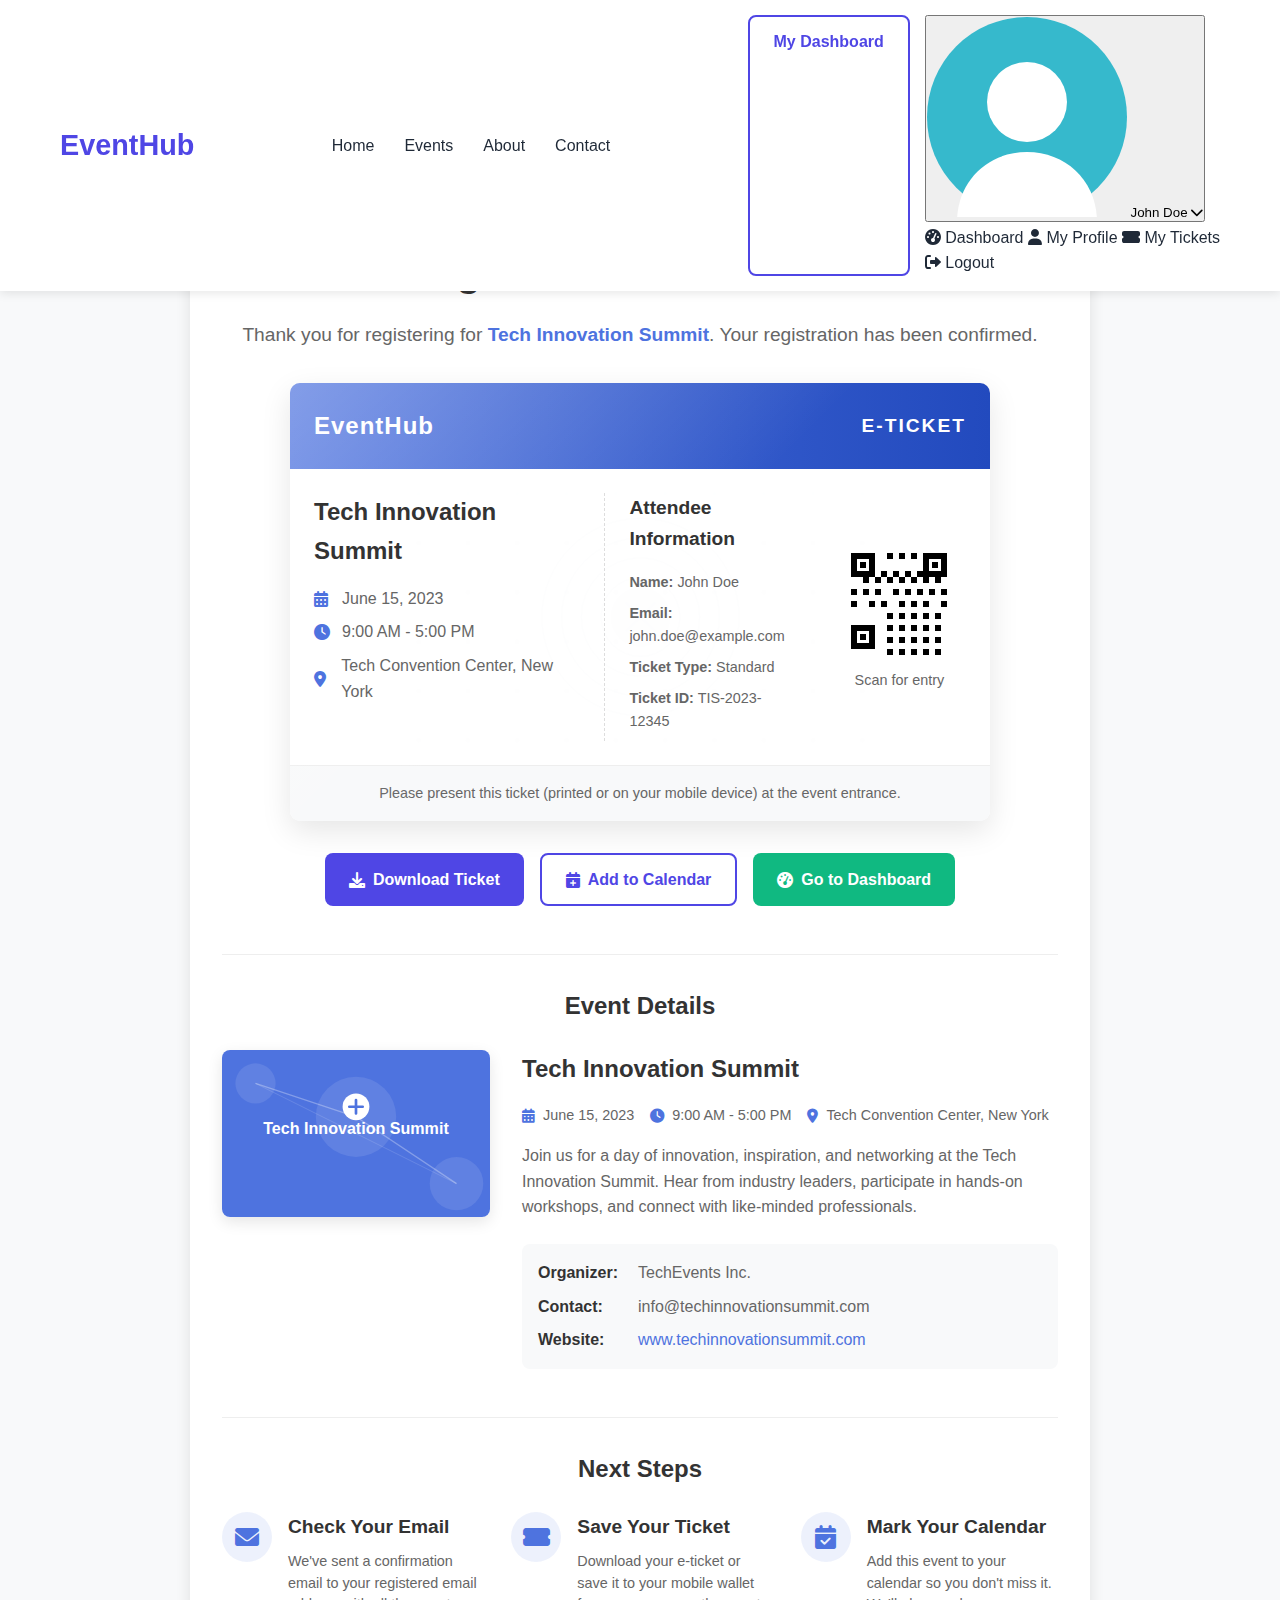
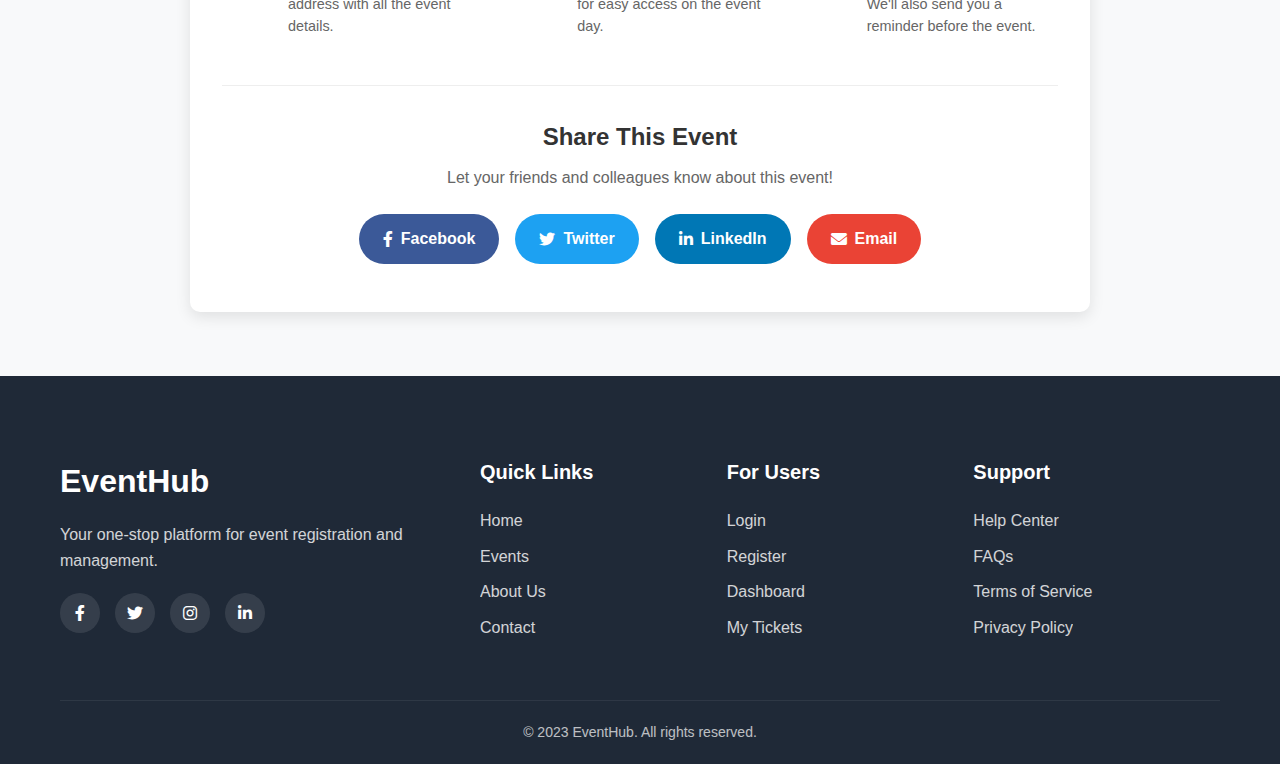
<file: registration-success.html>
<!DOCTYPE html>
<html lang="en">
<head>
    <meta charset="UTF-8">
    <meta name="viewport" content="width=device-width, initial-scale=1.0">
    <title>Registration Successful - Event Registration System</title>
    <link rel="stylesheet" href="css/styles.css">
    <link rel="stylesheet" href="css/success.css">
    <link rel="stylesheet" href="https://cdnjs.cloudflare.com/ajax/libs/font-awesome/6.0.0-beta3/css/all.min.css">
</head>
<body>
    <!-- Navigation Bar -->
    <nav class="navbar">
        <div class="container">
            <div class="logo">EventHub</div>
            <ul class="nav-links">
                <li><a href="index.html">Home</a></li>
                <li><a href="events.html">Events</a></li>
                <li><a href="about.html">About</a></li>
                <li><a href="contact.html">Contact</a></li>
            </ul>
            <div class="auth-buttons">
                <a href="dashboard.html" class="btn btn-outline">My Dashboard</a>
                <div class="user-dropdown">
                    <button class="user-dropdown-btn">
                        <img src="images/user-avatar.svg" alt="User Avatar" class="user-avatar">
                        <span>John Doe</span>
                        <i class="fas fa-chevron-down"></i>
                    </button>
                    <div class="user-dropdown-content">
                        <a href="dashboard.html"><i class="fas fa-tachometer-alt"></i> Dashboard</a>
                        <a href="profile.html"><i class="fas fa-user"></i> My Profile</a>
                        <a href="tickets.html"><i class="fas fa-ticket-alt"></i> My Tickets</a>
                        <div class="dropdown-divider"></div>
                        <a href="index.html" class="logout-btn"><i class="fas fa-sign-out-alt"></i> Logout</a>
                    </div>
                </div>
            </div>
            <div class="hamburger">
                <span></span>
                <span></span>
                <span></span>
            </div>
        </div>
    </nav>

    <!-- Success Section -->
    <section class="success-section">
        <div class="container">
            <div class="success-container">
                <div class="success-icon">
                    <i class="fas fa-check-circle"></i>
                </div>
                <h1>Registration Successful!</h1>
                <p class="success-message">Thank you for registering for <span class="event-name">Tech Innovation Summit</span>. Your registration has been confirmed.</p>
                
                <div class="ticket-container">
                    <div class="ticket">
                        <div class="ticket-header">
                            <div class="ticket-logo">EventHub</div>
                            <div class="ticket-title">E-TICKET</div>
                        </div>
                        <div class="ticket-body">
                            <div class="ticket-event-details">
                                <h2>Tech Innovation Summit</h2>
                                <div class="ticket-info">
                                    <div class="ticket-info-item">
                                        <i class="fas fa-calendar-alt"></i>
                                        <span>June 15, 2023</span>
                                    </div>
                                    <div class="ticket-info-item">
                                        <i class="fas fa-clock"></i>
                                        <span>9:00 AM - 5:00 PM</span>
                                    </div>
                                    <div class="ticket-info-item">
                                        <i class="fas fa-map-marker-alt"></i>
                                        <span>Tech Convention Center, New York</span>
                                    </div>
                                </div>
                            </div>
                            <div class="ticket-attendee">
                                <h3>Attendee Information</h3>
                                <p><strong>Name:</strong> John Doe</p>
                                <p><strong>Email:</strong> john.doe@example.com</p>
                                <p><strong>Ticket Type:</strong> Standard</p>
                                <p><strong>Ticket ID:</strong> TIS-2023-12345</p>
                            </div>
                            <div class="ticket-qr">
                                <img src="images/qr-code.svg" alt="QR Code">
                                <p>Scan for entry</p>
                            </div>
                        </div>
                        <div class="ticket-footer">
                            <p>Please present this ticket (printed or on your mobile device) at the event entrance.</p>
                        </div>
                    </div>
                </div>
                
                <div class="success-actions">
                    <a href="#" class="btn btn-primary" id="download-ticket">
                        <i class="fas fa-download"></i> Download Ticket
                    </a>
                    <a href="#" class="btn btn-outline" id="add-to-calendar">
                        <i class="fas fa-calendar-plus"></i> Add to Calendar
                    </a>
                    <a href="dashboard.html" class="btn btn-secondary">
                        <i class="fas fa-tachometer-alt"></i> Go to Dashboard
                    </a>
                </div>
                
                <div class="event-details-summary">
                    <h2>Event Details</h2>
                    <div class="event-summary-content">
                        <div class="event-summary-image">
                            <img src="images/event1.svg" alt="Tech Innovation Summit">
                        </div>
                        <div class="event-summary-info">
                            <h3>Tech Innovation Summit</h3>
                            <div class="event-summary-meta">
                                <div class="event-meta-item">
                                    <i class="fas fa-calendar-alt"></i>
                                    <span>June 15, 2023</span>
                                </div>
                                <div class="event-meta-item">
                                    <i class="fas fa-clock"></i>
                                    <span>9:00 AM - 5:00 PM</span>
                                </div>
                                <div class="event-meta-item">
                                    <i class="fas fa-map-marker-alt"></i>
                                    <span>Tech Convention Center, New York</span>
                                </div>
                            </div>
                            <p class="event-summary-description">
                                Join us for a day of innovation, inspiration, and networking at the Tech Innovation Summit. 
                                Hear from industry leaders, participate in hands-on workshops, and connect with like-minded professionals.
                            </p>
                            <div class="event-summary-details">
                                <div class="summary-detail-item">
                                    <span class="detail-label">Organizer:</span>
                                    <span class="detail-value">TechEvents Inc.</span>
                                </div>
                                <div class="summary-detail-item">
                                    <span class="detail-label">Contact:</span>
                                    <span class="detail-value">info@techinnovationsummit.com</span>
                                </div>
                                <div class="summary-detail-item">
                                    <span class="detail-label">Website:</span>
                                    <span class="detail-value"><a href="#">www.techinnovationsummit.com</a></span>
                                </div>
                            </div>
                        </div>
                    </div>
                </div>
                
                <div class="next-steps">
                    <h2>Next Steps</h2>
                    <div class="steps-container">
                        <div class="step-item">
                            <div class="step-icon">
                                <i class="fas fa-envelope"></i>
                            </div>
                            <div class="step-content">
                                <h3>Check Your Email</h3>
                                <p>We've sent a confirmation email to your registered email address with all the event details.</p>
                            </div>
                        </div>
                        <div class="step-item">
                            <div class="step-icon">
                                <i class="fas fa-ticket-alt"></i>
                            </div>
                            <div class="step-content">
                                <h3>Save Your Ticket</h3>
                                <p>Download your e-ticket or save it to your mobile wallet for easy access on the event day.</p>
                            </div>
                        </div>
                        <div class="step-item">
                            <div class="step-icon">
                                <i class="fas fa-calendar-check"></i>
                            </div>
                            <div class="step-content">
                                <h3>Mark Your Calendar</h3>
                                <p>Add this event to your calendar so you don't miss it. We'll also send you a reminder before the event.</p>
                            </div>
                        </div>
                    </div>
                </div>
                
                <div class="share-section">
                    <h2>Share This Event</h2>
                    <p>Let your friends and colleagues know about this event!</p>
                    <div class="social-share-buttons">
                        <a href="#" class="social-share-btn facebook">
                            <i class="fab fa-facebook-f"></i>
                            <span>Facebook</span>
                        </a>
                        <a href="#" class="social-share-btn twitter">
                            <i class="fab fa-twitter"></i>
                            <span>Twitter</span>
                        </a>
                        <a href="#" class="social-share-btn linkedin">
                            <i class="fab fa-linkedin-in"></i>
                            <span>LinkedIn</span>
                        </a>
                        <a href="#" class="social-share-btn email">
                            <i class="fas fa-envelope"></i>
                            <span>Email</span>
                        </a>
                    </div>
                </div>
            </div>
        </div>
    </section>

    <!-- Footer -->
    <footer class="footer">
        <div class="container">
            <div class="footer-content">
                <div class="footer-logo">
                    <h2>EventHub</h2>
                    <p>Your one-stop platform for event registration and management.</p>
                    <div class="social-icons">
                        <a href="#"><i class="fab fa-facebook-f"></i></a>
                        <a href="#"><i class="fab fa-twitter"></i></a>
                        <a href="#"><i class="fab fa-instagram"></i></a>
                        <a href="#"><i class="fab fa-linkedin-in"></i></a>
                    </div>
                </div>
                <div class="footer-links">
                    <div class="footer-links-column">
                        <h3>Quick Links</h3>
                        <ul>
                            <li><a href="index.html">Home</a></li>
                            <li><a href="events.html">Events</a></li>
                            <li><a href="about.html">About Us</a></li>
                            <li><a href="contact.html">Contact</a></li>
                        </ul>
                    </div>
                    <div class="footer-links-column">
                        <h3>For Users</h3>
                        <ul>
                            <li><a href="login.html">Login</a></li>
                            <li><a href="register.html">Register</a></li>
                            <li><a href="dashboard.html">Dashboard</a></li>
                            <li><a href="tickets.html">My Tickets</a></li>
                        </ul>
                    </div>
                    <div class="footer-links-column">
                        <h3>Support</h3>
                        <ul>
                            <li><a href="#">Help Center</a></li>
                            <li><a href="#">FAQs</a></li>
                            <li><a href="#">Terms of Service</a></li>
                            <li><a href="#">Privacy Policy</a></li>
                        </ul>
                    </div>
                </div>
            </div>
            <div class="footer-bottom">
                <p>&copy; 2023 EventHub. All rights reserved.</p>
            </div>
        </div>
    </footer>

    <script>
        document.addEventListener('DOMContentLoaded', function() {
            // User dropdown toggle
            const userDropdownBtn = document.querySelector('.user-dropdown-btn');
            const userDropdownContent = document.querySelector('.user-dropdown-content');
            
            if (userDropdownBtn) {
                userDropdownBtn.addEventListener('click', function() {
                    userDropdownContent.classList.toggle('show');
                });
                
                // Close dropdown when clicking outside
                window.addEventListener('click', function(e) {
                    if (!e.target.matches('.user-dropdown-btn') && 
                        !e.target.matches('.user-dropdown-btn *')) {
                        if (userDropdownContent.classList.contains('show')) {
                            userDropdownContent.classList.remove('show');
                        }
                    }
                });
            }
            
            // Mobile menu toggle
            const hamburger = document.querySelector('.hamburger');
            const navLinks = document.querySelector('.nav-links');
            const authButtons = document.querySelector('.auth-buttons');
            
            hamburger.addEventListener('click', function() {
                navLinks.classList.toggle('show');
                authButtons.classList.toggle('show');
                hamburger.classList.toggle('active');
            });
            
            // Download ticket button
            const downloadTicketBtn = document.getElementById('download-ticket');
            downloadTicketBtn.addEventListener('click', function(e) {
                e.preventDefault();
                // In a real application, this would trigger a download
                alert('Your ticket is being downloaded. In a real application, this would generate a PDF ticket.');
            });
            
            // Add to calendar button
            const addToCalendarBtn = document.getElementById('add-to-calendar');
            addToCalendarBtn.addEventListener('click', function(e) {
                e.preventDefault();
                // In a real application, this would create a calendar event
                alert('Event is being added to your calendar. In a real application, this would generate a calendar file or integrate with calendar APIs.');
            });
            
            // Social share buttons
            const socialShareBtns = document.querySelectorAll('.social-share-btn');
            socialShareBtns.forEach(btn => {
                btn.addEventListener('click', function(e) {
                    e.preventDefault();
                    const platform = this.classList.contains('facebook') ? 'Facebook' :
                                    this.classList.contains('twitter') ? 'Twitter' :
                                    this.classList.contains('linkedin') ? 'LinkedIn' : 'Email';
                    alert(`Sharing event on ${platform}. In a real application, this would open a share dialog.`);
                });
            });
        });
    </script>
    <script src="js/main.js"></script>
</body>
</html>
</file>
<file: css/styles.css>
/* Global Styles */
:root {
    --primary-color: #4f46e5;
    --primary-dark: #4338ca;
    --secondary-color: #10b981;
    --secondary-dark: #059669;
    --dark-color: #1f2937;
    --light-color: #f9fafb;
    --gray-color: #6b7280;
    --light-gray: #e5e7eb;
    --danger-color: #ef4444;
    --warning-color: #f59e0b;
    --success-color: #10b981;
    --box-shadow: 0 10px 15px -3px rgba(0, 0, 0, 0.1), 0 4px 6px -2px rgba(0, 0, 0, 0.05);
    --border-radius: 8px;
    --transition: all 0.3s ease;
}

* {
    margin: 0;
    padding: 0;
    box-sizing: border-box;
}

body {
    font-family: 'Inter', -apple-system, BlinkMacSystemFont, 'Segoe UI', Roboto, Oxygen, Ubuntu, Cantarell, 'Open Sans', 'Helvetica Neue', sans-serif;
    line-height: 1.6;
    color: var(--dark-color);
    background-color: var(--light-color);
}

.container {
    width: 100%;
    max-width: 1200px;
    margin: 0 auto;
    padding: 0 20px;
}

a {
    text-decoration: none;
    color: inherit;
}

ul {
    list-style: none;
}

img {
    max-width: 100%;
    height: auto;
}

.section-header {
    text-align: center;
    margin-bottom: 50px;
}

.section-header h2 {
    font-size: 2.5rem;
    margin-bottom: 10px;
    color: var(--dark-color);
}

.section-header p {
    font-size: 1.1rem;
    color: var(--gray-color);
}

section {
    padding: 80px 0;
}

/* Button Styles */
.btn {
    display: inline-block;
    padding: 12px 24px;
    border-radius: var(--border-radius);
    font-weight: 600;
    text-align: center;
    cursor: pointer;
    transition: var(--transition);
}

.btn-sm {
    padding: 8px 16px;
    font-size: 0.875rem;
}

.btn-primary {
    background-color: var(--primary-color);
    color: white;
    border: none;
}

.btn-primary:hover {
    background-color: var(--primary-dark);
    transform: translateY(-2px);
}

.btn-secondary {
    background-color: var(--secondary-color);
    color: white;
    border: none;
}

.btn-secondary:hover {
    background-color: var(--secondary-dark);
    transform: translateY(-2px);
}

.btn-outline {
    background-color: transparent;
    color: var(--primary-color);
    border: 2px solid var(--primary-color);
}

.btn-outline:hover {
    background-color: var(--primary-color);
    color: white;
    transform: translateY(-2px);
}

/* Navbar Styles */
.navbar {
    position: fixed;
    top: 0;
    left: 0;
    width: 100%;
    background-color: white;
    box-shadow: 0 2px 10px rgba(0, 0, 0, 0.1);
    z-index: 1000;
    padding: 15px 0;
}

.navbar .container {
    display: flex;
    justify-content: space-between;
    align-items: center;
}

.logo {
    font-size: 1.8rem;
    font-weight: 700;
    color: var(--primary-color);
}

.nav-links {
    display: flex;
    gap: 30px;
}

.nav-links a {
    font-weight: 500;
    transition: var(--transition);
}

.nav-links a:hover, .nav-links a.active {
    color: var(--primary-color);
}

.auth-buttons {
    display: flex;
    gap: 15px;
}

.hamburger {
    display: none;
    flex-direction: column;
    gap: 5px;
    cursor: pointer;
}

.hamburger span {
    display: block;
    width: 25px;
    height: 3px;
    background-color: var(--dark-color);
    transition: var(--transition);
}

/* Hero Section */
.hero {
    padding-top: 150px;
    padding-bottom: 80px;
    background-color: #f3f4f6;
}

.hero .container {
    display: flex;
    align-items: center;
    gap: 50px;
}

.hero-content {
    flex: 1;
}

.hero-content h1 {
    font-size: 3.5rem;
    line-height: 1.2;
    margin-bottom: 20px;
    color: var(--dark-color);
}

.hero-content p {
    font-size: 1.2rem;
    color: var(--gray-color);
    margin-bottom: 30px;
}

.hero-buttons {
    display: flex;
    gap: 15px;
}

.hero-image {
    flex: 1;
    display: flex;
    justify-content: center;
}

/* Featured Events Section */
.featured-events {
    background-color: white;
}

.events-grid {
    display: grid;
    grid-template-columns: repeat(auto-fill, minmax(350px, 1fr));
    gap: 30px;
    margin-bottom: 50px;
}

.event-card {
    background-color: white;
    border-radius: var(--border-radius);
    overflow: hidden;
    box-shadow: var(--box-shadow);
    transition: var(--transition);
}

.event-card:hover {
    transform: translateY(-5px);
}

.event-image {
    position: relative;
    height: 200px;
    overflow: hidden;
}

.event-image img {
    width: 100%;
    height: 100%;
    object-fit: cover;
}

.event-date {
    position: absolute;
    top: 15px;
    right: 15px;
    background-color: var(--primary-color);
    color: white;
    padding: 10px;
    border-radius: var(--border-radius);
    text-align: center;
    min-width: 60px;
}

.event-date .day {
    display: block;
    font-size: 1.5rem;
    font-weight: 700;
    line-height: 1;
}

.event-date .month {
    display: block;
    font-size: 0.875rem;
    text-transform: uppercase;
}

.event-details {
    padding: 20px;
}

.event-details h3 {
    font-size: 1.25rem;
    margin-bottom: 10px;
}

.event-info {
    display: flex;
    flex-direction: column;
    gap: 5px;
    margin-bottom: 15px;
}

.event-info p {
    font-size: 0.875rem;
    color: var(--gray-color);
    display: flex;
    align-items: center;
    gap: 8px;
}

.event-description {
    font-size: 0.95rem;
    margin-bottom: 20px;
    color: var(--dark-color);
}

.event-footer {
    display: flex;
    justify-content: space-between;
    align-items: center;
}

.event-price {
    font-weight: 700;
    font-size: 1.25rem;
    color: var(--primary-color);
}

.view-all {
    text-align: center;
}

/* How It Works Section */
.how-it-works {
    background-color: #f3f4f6;
}

.steps {
    display: grid;
    grid-template-columns: repeat(auto-fit, minmax(250px, 1fr));
    gap: 30px;
}

.step {
    text-align: center;
    padding: 30px;
    background-color: white;
    border-radius: var(--border-radius);
    box-shadow: var(--box-shadow);
    transition: var(--transition);
}

.step:hover {
    transform: translateY(-5px);
}

.step-icon {
    width: 80px;
    height: 80px;
    margin: 0 auto 20px;
    background-color: var(--primary-color);
    color: white;
    border-radius: 50%;
    display: flex;
    align-items: center;
    justify-content: center;
    font-size: 2rem;
}

.step h3 {
    margin-bottom: 10px;
    font-size: 1.25rem;
}

.step p {
    color: var(--gray-color);
    font-size: 0.95rem;
}

/* Testimonials Section */
.testimonials {
    background-color: white;
}

.testimonials-slider {
    display: flex;
    gap: 30px;
    margin-bottom: 30px;
    overflow-x: hidden;
}

.testimonial {
    flex: 0 0 calc(50% - 15px);
    background-color: #f3f4f6;
    border-radius: var(--border-radius);
    padding: 30px;
    box-shadow: var(--box-shadow);
}

.testimonial-content {
    margin-bottom: 20px;
}

.testimonial-content p {
    font-style: italic;
    font-size: 1.1rem;
}

.testimonial-author {
    display: flex;
    align-items: center;
    gap: 15px;
}

.testimonial-author img {
    width: 60px;
    height: 60px;
    border-radius: 50%;
    object-fit: cover;
}

.testimonial-author h4 {
    font-size: 1.1rem;
    margin-bottom: 5px;
}

.testimonial-author p {
    font-size: 0.875rem;
    color: var(--gray-color);
}

.testimonial-dots {
    display: flex;
    justify-content: center;
    gap: 10px;
}

.dot {
    width: 12px;
    height: 12px;
    border-radius: 50%;
    background-color: var(--light-gray);
    cursor: pointer;
    transition: var(--transition);
}

.dot.active {
    background-color: var(--primary-color);
}

/* Newsletter Section */
.newsletter {
    background-color: var(--primary-color);
    color: white;
    padding: 60px 0;
}

.newsletter-content {
    text-align: center;
    max-width: 600px;
    margin: 0 auto;
}

.newsletter-content h2 {
    font-size: 2.5rem;
    margin-bottom: 10px;
}

.newsletter-content p {
    margin-bottom: 30px;
    font-size: 1.1rem;
    opacity: 0.9;
}

.newsletter-form {
    display: flex;
    gap: 10px;
}

.newsletter-form input {
    flex: 1;
    padding: 15px;
    border: none;
    border-radius: var(--border-radius);
    font-size: 1rem;
}

.newsletter-form button {
    background-color: var(--secondary-color);
}

.newsletter-form button:hover {
    background-color: var(--secondary-dark);
}

/* Footer */
.footer {
    background-color: var(--dark-color);
    color: white;
    padding: 80px 0 20px;
}

.footer-content {
    display: flex;
    flex-wrap: wrap;
    gap: 50px;
    margin-bottom: 50px;
}

.footer-logo {
    flex: 1 1 300px;
}

.footer-logo h2 {
    font-size: 2rem;
    margin-bottom: 15px;
    color: white;
}

.footer-logo p {
    margin-bottom: 20px;
    opacity: 0.8;
}

.social-icons {
    display: flex;
    gap: 15px;
}

.social-icons a {
    display: flex;
    align-items: center;
    justify-content: center;
    width: 40px;
    height: 40px;
    background-color: rgba(255, 255, 255, 0.1);
    border-radius: 50%;
    transition: var(--transition);
}

.social-icons a:hover {
    background-color: var(--primary-color);
    transform: translateY(-3px);
}

.footer-links {
    flex: 2 1 600px;
    display: flex;
    justify-content: space-between;
}

.footer-links-column {
    flex: 1;
}

.footer-links-column h3 {
    font-size: 1.25rem;
    margin-bottom: 20px;
    color: white;
}

.footer-links-column ul li {
    margin-bottom: 10px;
}

.footer-links-column ul li a {
    opacity: 0.8;
    transition: var(--transition);
}

.footer-links-column ul li a:hover {
    opacity: 1;
    color: var(--primary-color);
}

.footer-bottom {
    text-align: center;
    padding-top: 20px;
    border-top: 1px solid rgba(255, 255, 255, 0.1);
    font-size: 0.875rem;
    opacity: 0.7;
}

/* Responsive Styles */
@media (max-width: 992px) {
    .hero-content h1 {
        font-size: 2.8rem;
    }
    
    .events-grid {
        grid-template-columns: repeat(auto-fill, minmax(300px, 1fr));
    }
    
    .testimonials-slider {
        flex-direction: column;
    }
    
    .testimonial {
        flex: 0 0 100%;
    }
}

@media (max-width: 768px) {
    .navbar .container {
        flex-wrap: wrap;
    }
    
    .nav-links, .auth-buttons {
        display: none;
    }
    
    .hamburger {
        display: flex;
    }
    
    .hero .container {
        flex-direction: column;
        text-align: center;
    }
    
    .hero-content h1 {
        font-size: 2.5rem;
    }
    
    .hero-buttons {
        justify-content: center;
    }
    
    .steps {
        grid-template-columns: 1fr;
    }
    
    .newsletter-form {
        flex-direction: column;
    }
    
    .footer-content {
        flex-direction: column;
        gap: 30px;
    }
    
    .footer-links {
        flex-direction: column;
        gap: 30px;
    }
}

@media (max-width: 576px) {
    .section-header h2 {
        font-size: 2rem;
    }
    
    .hero-content h1 {
        font-size: 2rem;
    }
    
    .events-grid {
        grid-template-columns: 1fr;
    }
}
</file>
<file: css/dashboard.css>
/* Dashboard Styles */

/* Dashboard Layout */
.dashboard-section {
    padding: 60px 0;
    background-color: #f8f9fa;
    min-height: calc(100vh - 80px - 350px); /* Adjust based on navbar and footer height */
}

.dashboard-container {
    display: flex;
    gap: 30px;
}

/* User Dropdown in Navbar */
.user-dropdown {
    position: relative;
}

.user-dropdown-btn {
    display: flex;
    align-items: center;
    background: none;
    border: none;
    cursor: pointer;
    padding: 8px 12px;
    border-radius: 5px;
    transition: background-color 0.3s ease;
}

.user-dropdown-btn:hover {
    background-color: rgba(0, 0, 0, 0.05);
}

.user-avatar {
    width: 32px;
    height: 32px;
    border-radius: 50%;
    margin-right: 8px;
    object-fit: cover;
}

.user-dropdown-btn span {
    margin-right: 8px;
    font-weight: 500;
}

.user-dropdown-content {
    display: none;
    position: absolute;
    right: 0;
    top: 100%;
    background-color: #fff;
    min-width: 200px;
    box-shadow: 0 5px 15px rgba(0, 0, 0, 0.1);
    border-radius: 8px;
    z-index: 100;
    margin-top: 10px;
    overflow: hidden;
}

.user-dropdown-content.show {
    display: block;
    animation: fadeIn 0.3s ease;
}

@keyframes fadeIn {
    from { opacity: 0; transform: translateY(-10px); }
    to { opacity: 1; transform: translateY(0); }
}

.user-dropdown-content a {
    display: flex;
    align-items: center;
    padding: 12px 16px;
    text-decoration: none;
    color: #333;
    transition: background-color 0.3s ease;
}

.user-dropdown-content a:hover {
    background-color: #f8f9fa;
}

.user-dropdown-content a.active {
    background-color: #e9f5ff;
    color: #0056b3;
    font-weight: 500;
}

.user-dropdown-content a i {
    margin-right: 10px;
    width: 20px;
    text-align: center;
}

.dropdown-divider {
    height: 1px;
    background-color: #e9ecef;
    margin: 8px 0;
}

.logout-btn {
    color: #dc3545 !important;
}

.logout-btn:hover {
    background-color: #ffebee !important;
}

/* Dashboard Sidebar */
.dashboard-sidebar {
    width: 280px;
    background-color: #fff;
    border-radius: 10px;
    box-shadow: 0 5px 15px rgba(0, 0, 0, 0.05);
    padding: 30px 0;
    position: sticky;
    top: 100px;
    height: fit-content;
}

.user-info {
    text-align: center;
    padding: 0 20px 20px;
    border-bottom: 1px solid #e9ecef;
    margin-bottom: 20px;
}

.user-avatar-large {
    width: 100px;
    height: 100px;
    border-radius: 50%;
    margin-bottom: 15px;
    object-fit: cover;
    border: 4px solid #e9f5ff;
}

.user-info h3 {
    margin: 0 0 5px;
    font-size: 20px;
    color: #333;
}

.user-info p {
    margin: 0;
    color: #666;
    font-size: 14px;
}

.sidebar-menu {
    list-style: none;
    padding: 0;
    margin: 0;
}

.sidebar-menu li {
    margin-bottom: 5px;
}

.sidebar-menu li a {
    display: flex;
    align-items: center;
    padding: 12px 25px;
    text-decoration: none;
    color: #666;
    transition: all 0.3s ease;
    position: relative;
}

.sidebar-menu li a:hover {
    background-color: #f8f9fa;
    color: #0056b3;
}

.sidebar-menu li.active a {
    background-color: #e9f5ff;
    color: #0056b3;
    font-weight: 500;
}

.sidebar-menu li.active a::before {
    content: '';
    position: absolute;
    left: 0;
    top: 0;
    height: 100%;
    width: 4px;
    background-color: #0056b3;
}

.sidebar-menu li a i {
    margin-right: 10px;
    width: 20px;
    text-align: center;
}

.badge {
    display: inline-flex;
    align-items: center;
    justify-content: center;
    background-color: #dc3545;
    color: white;
    font-size: 12px;
    font-weight: 600;
    height: 20px;
    min-width: 20px;
    border-radius: 10px;
    padding: 0 6px;
    margin-left: auto;
}

.logout-link {
    color: #dc3545 !important;
}

.logout-link:hover {
    background-color: #ffebee !important;
}

/* Dashboard Main Content */
.dashboard-main {
    flex: 1;
}

.dashboard-header {
    display: flex;
    justify-content: space-between;
    align-items: center;
    margin-bottom: 30px;
}

.dashboard-header h1 {
    margin: 0;
    font-size: 28px;
    color: #333;
}

.dashboard-actions {
    display: flex;
    gap: 15px;
}

.search-box {
    display: flex;
    align-items: center;
    background-color: #fff;
    border-radius: 5px;
    overflow: hidden;
    box-shadow: 0 2px 5px rgba(0, 0, 0, 0.05);
}

.search-box input {
    border: none;
    padding: 10px 15px;
    width: 200px;
    font-size: 14px;
}

.search-box input:focus {
    outline: none;
}

.search-box button {
    background-color: #0056b3;
    color: white;
    border: none;
    padding: 10px 15px;
    cursor: pointer;
    transition: background-color 0.3s ease;
}

.search-box button:hover {
    background-color: #004494;
}

/* Dashboard Overview Cards */
.dashboard-overview {
    display: grid;
    grid-template-columns: repeat(auto-fit, minmax(220px, 1fr));
    gap: 20px;
    margin-bottom: 30px;
}

.overview-card {
    background-color: #fff;
    border-radius: 10px;
    box-shadow: 0 5px 15px rgba(0, 0, 0, 0.05);
    padding: 25px;
    display: flex;
    align-items: center;
    transition: transform 0.3s ease, box-shadow 0.3s ease;
}

.overview-card:hover {
    transform: translateY(-5px);
    box-shadow: 0 8px 20px rgba(0, 0, 0, 0.1);
}

.overview-icon {
    width: 60px;
    height: 60px;
    background-color: #e9f5ff;
    border-radius: 50%;
    display: flex;
    align-items: center;
    justify-content: center;
    margin-right: 20px;
}

.overview-icon i {
    font-size: 24px;
    color: #0056b3;
}

.overview-info h3 {
    margin: 0 0 5px;
    font-size: 28px;
    color: #333;
}

.overview-info p {
    margin: 0;
    color: #666;
    font-size: 14px;
}

/* Dashboard Section Headers */
.dashboard-section-header {
    display: flex;
    justify-content: space-between;
    align-items: center;
    margin: 40px 0 20px;
}

.dashboard-section-header h2 {
    margin: 0;
    font-size: 22px;
    color: #333;
}

.view-all {
    color: #0056b3;
    text-decoration: none;
    font-weight: 500;
    display: flex;
    align-items: center;
    transition: color 0.3s ease;
}

.view-all:hover {
    color: #003d7a;
}

.view-all i {
    margin-left: 5px;
    font-size: 14px;
}

/* Event Cards */
.event-cards {
    display: grid;
    grid-template-columns: repeat(auto-fill, minmax(300px, 1fr));
    gap: 20px;
}

.event-card {
    background-color: #fff;
    border-radius: 10px;
    box-shadow: 0 5px 15px rgba(0, 0, 0, 0.05);
    overflow: hidden;
    transition: transform 0.3s ease, box-shadow 0.3s ease;
}

.event-card:hover {
    transform: translateY(-5px);
    box-shadow: 0 8px 20px rgba(0, 0, 0, 0.1);
}

.event-card-header {
    display: flex;
    justify-content: space-between;
    align-items: center;
    padding: 15px 20px;
    background-color: #f8f9fa;
    border-bottom: 1px solid #e9ecef;
}

.event-date {
    display: flex;
    flex-direction: column;
    align-items: center;
    background-color: #0056b3;
    color: white;
    border-radius: 8px;
    padding: 5px 10px;
    min-width: 60px;
}

.event-date .day {
    font-size: 20px;
    font-weight: 700;
    line-height: 1;
}

.event-date .month {
    font-size: 14px;
    text-transform: uppercase;
}

.event-status {
    font-size: 14px;
    font-weight: 600;
    padding: 5px 10px;
    border-radius: 20px;
}

.event-status.confirmed {
    background-color: #e8f5e9;
    color: #28a745;
}

.event-status.pending {
    background-color: #fff3e0;
    color: #ff9800;
}

.event-status.cancelled {
    background-color: #ffebee;
    color: #dc3545;
}

.event-card-body {
    padding: 20px;
}

.event-title {
    margin: 0 0 15px;
    font-size: 18px;
    color: #333;
}

.event-details {
    margin-bottom: 20px;
}

.event-details p {
    margin: 8px 0;
    color: #666;
    font-size: 14px;
    display: flex;
    align-items: center;
}

.event-details p i {
    margin-right: 8px;
    color: #0056b3;
    width: 16px;
}

.event-actions {
    display: flex;
    gap: 10px;
}

.btn-sm {
    padding: 8px 15px;
    font-size: 14px;
}

/* Activity List */
.activity-list {
    background-color: #fff;
    border-radius: 10px;
    box-shadow: 0 5px 15px rgba(0, 0, 0, 0.05);
    overflow: hidden;
}

.activity-item {
    display: flex;
    padding: 20px;
    border-bottom: 1px solid #e9ecef;
    transition: background-color 0.3s ease;
}

.activity-item:last-child {
    border-bottom: none;
}

.activity-item:hover {
    background-color: #f8f9fa;
}

.activity-icon {
    width: 40px;
    height: 40px;
    background-color: #e9f5ff;
    border-radius: 50%;
    display: flex;
    align-items: center;
    justify-content: center;
    margin-right: 15px;
    flex-shrink: 0;
}

.activity-icon i {
    color: #0056b3;
    font-size: 16px;
}

.activity-content {
    flex: 1;
}

.activity-content h4 {
    margin: 0 0 5px;
    font-size: 16px;
    color: #333;
}

.activity-content p {
    margin: 0 0 5px;
    color: #666;
    font-size: 14px;
}

.activity-time {
    font-size: 12px;
    color: #999;
}

/* Recommended Events */
.recommended-events {
    display: grid;
    grid-template-columns: repeat(auto-fill, minmax(300px, 1fr));
    gap: 20px;
}

.recommended-event {
    background-color: #fff;
    border-radius: 10px;
    box-shadow: 0 5px 15px rgba(0, 0, 0, 0.05);
    overflow: hidden;
    transition: transform 0.3s ease, box-shadow 0.3s ease;
}

.recommended-event:hover {
    transform: translateY(-5px);
    box-shadow: 0 8px 20px rgba(0, 0, 0, 0.1);
}

.recommended-event img {
    width: 100%;
    height: 150px;
    object-fit: cover;
}

.recommended-event-info {
    padding: 20px;
}

.event-category {
    display: inline-block;
    background-color: #e9f5ff;
    color: #0056b3;
    font-size: 12px;
    font-weight: 600;
    padding: 4px 10px;
    border-radius: 20px;
    margin-bottom: 10px;
}

.recommended-event-info h3 {
    margin: 0 0 10px;
    font-size: 18px;
    color: #333;
}

.recommended-event-info p {
    margin: 5px 0;
    color: #666;
    font-size: 14px;
    display: flex;
    align-items: center;
}

.recommended-event-info p i {
    margin-right: 8px;
    color: #0056b3;
    width: 16px;
}

.event-price {
    display: inline-block;
    background-color: #0056b3;
    color: white;
    font-size: 16px;
    font-weight: 700;
    padding: 5px 12px;
    border-radius: 5px;
    margin: 15px 0;
}

.event-price.free {
    background-color: #28a745;
}

/* Responsive Styles */
@media (max-width: 992px) {
    .dashboard-container {
        flex-direction: column;
    }
    
    .dashboard-sidebar {
        width: 100%;
        position: static;
        margin-bottom: 30px;
    }
    
    .user-info {
        display: flex;
        align-items: center;
        text-align: left;
        padding: 20px;
    }
    
    .user-avatar-large {
        width: 60px;
        height: 60px;
        margin: 0 15px 0 0;
    }
    
    .sidebar-menu {
        display: flex;
        flex-wrap: wrap;
        padding: 0 20px;
    }
    
    .sidebar-menu li {
        margin-right: 10px;
    }
    
    .sidebar-menu li a {
        padding: 10px 15px;
    }
    
    .sidebar-menu li.active a::before {
        width: 100%;
        height: 4px;
        top: auto;
        bottom: 0;
    }
}

@media (max-width: 768px) {
    .dashboard-header {
        flex-direction: column;
        align-items: flex-start;
        gap: 15px;
    }
    
    .dashboard-actions {
        width: 100%;
    }
    
    .search-box {
        flex: 1;
    }
    
    .search-box input {
        width: 100%;
    }
    
    .dashboard-overview {
        grid-template-columns: repeat(auto-fit, minmax(100%, 1fr));
    }
    
    .event-cards, 
    .recommended-events {
        grid-template-columns: 1fr;
    }
    
    .sidebar-menu {
        flex-direction: column;
    }
    
    .sidebar-menu li {
        width: 100%;
        margin-right: 0;
    }
    
    /* Mobile sidebar */
    .dashboard-sidebar {
        position: fixed;
        top: 0;
        left: -280px;
        height: 100vh;
        z-index: 1000;
        transition: left 0.3s ease;
        overflow-y: auto;
    }
    
    .dashboard-sidebar.show-sidebar {
        left: 0;
    }
    
    .user-info {
        flex-direction: column;
        text-align: center;
    }
    
    .user-avatar-large {
        margin: 0 0 15px 0;
    }
}

@media (max-width: 576px) {
    .dashboard-section {
        padding: 40px 0;
    }
    
    .dashboard-actions {
        flex-direction: column;
    }
    
    .venue-details {
        flex-direction: column;
    }
    
    .activity-item {
        flex-direction: column;
    }
    
    .activity-icon {
        margin-bottom: 10px;
    }
}
</file>
<file: css/admin-dashboard.css>
/* Admin Dashboard Styles */

/* Admin-specific variables */
:root {
    --admin-primary: #4e73df;
    --admin-secondary: #858796;
    --admin-success: #1cc88a;
    --admin-info: #36b9cc;
    --admin-warning: #f6c23e;
    --admin-danger: #e74a3b;
    --admin-light: #f8f9fc;
    --admin-dark: #5a5c69;
    --admin-panel-bg: #f8f9fc;
    --admin-card-border: #e3e6f0;
    --admin-card-shadow: 0 0.15rem 1.75rem 0 rgba(58, 59, 69, 0.15);
}

/* Admin Dashboard Layout */
.dashboard-container {
    display: flex;
    background-color: var(--admin-panel-bg);
    min-height: calc(100vh - 70px);
}

.dashboard-sidebar {
    width: 250px;
    background: linear-gradient(180deg, var(--admin-primary) 0%, #224abe 100%);
    color: white;
    padding: 1.5rem 0;
    position: sticky;
    top: 70px;
    height: calc(100vh - 70px);
    overflow-y: auto;
    transition: all 0.3s ease;
    z-index: 100;
}

.dashboard-main {
    flex: 1;
    padding: 1.5rem;
    overflow-x: hidden;
}

/* Admin User Info */
.user-info {
    text-align: center;
    padding: 1rem;
    border-bottom: 1px solid rgba(255, 255, 255, 0.1);
    margin-bottom: 1rem;
}

.user-avatar-large {
    width: 80px;
    height: 80px;
    border-radius: 50%;
    margin-bottom: 0.5rem;
    border: 3px solid rgba(255, 255, 255, 0.2);
}

.user-info h3 {
    margin: 0.5rem 0;
    font-size: 1.1rem;
    font-weight: 600;
}

.user-info p {
    margin: 0;
    font-size: 0.85rem;
    opacity: 0.8;
}

/* Sidebar Menu */
.sidebar-menu {
    list-style: none;
    padding: 0;
    margin: 0;
}

.sidebar-menu li {
    margin-bottom: 0.25rem;
}

.sidebar-menu li a {
    display: flex;
    align-items: center;
    padding: 0.75rem 1.5rem;
    color: rgba(255, 255, 255, 0.8);
    text-decoration: none;
    transition: all 0.2s ease;
}

.sidebar-menu li a:hover {
    color: white;
    background-color: rgba(255, 255, 255, 0.1);
}

.sidebar-menu li.active a {
    color: white;
    background-color: rgba(255, 255, 255, 0.2);
    border-left: 4px solid white;
}

.sidebar-menu li a i {
    margin-right: 0.75rem;
    width: 20px;
    text-align: center;
}

.logout-link {
    color: rgba(255, 255, 255, 0.7) !important;
    margin-top: 1rem;
    border-top: 1px solid rgba(255, 255, 255, 0.1);
}

/* Dashboard Header */
.dashboard-header {
    display: flex;
    justify-content: space-between;
    align-items: center;
    margin-bottom: 1.5rem;
    padding-bottom: 1rem;
    border-bottom: 1px solid var(--admin-card-border);
}

.dashboard-header h1 {
    margin: 0;
    font-size: 1.75rem;
    color: var(--admin-dark);
}

.dashboard-actions {
    display: flex;
    align-items: center;
    gap: 1rem;
}

.date-filter select {
    padding: 0.5rem 1rem;
    border: 1px solid var(--admin-card-border);
    border-radius: 4px;
    background-color: white;
    font-size: 0.9rem;
    color: var(--admin-secondary);
    cursor: pointer;
}

/* Overview Cards */
.dashboard-overview {
    display: grid;
    grid-template-columns: repeat(auto-fit, minmax(240px, 1fr));
    gap: 1.5rem;
    margin-bottom: 1.5rem;
}

.overview-card {
    background-color: white;
    border-radius: 0.35rem;
    box-shadow: var(--admin-card-shadow);
    padding: 1.25rem;
    display: flex;
    align-items: center;
    border-left: 4px solid var(--admin-primary);
}

.overview-card:nth-child(2) {
    border-left-color: var(--admin-success);
}

.overview-card:nth-child(3) {
    border-left-color: var(--admin-info);
}

.overview-card:nth-child(4) {
    border-left-color: var(--admin-warning);
}

.overview-icon {
    width: 3rem;
    height: 3rem;
    border-radius: 50%;
    background-color: rgba(78, 115, 223, 0.1);
    display: flex;
    align-items: center;
    justify-content: center;
    margin-right: 1rem;
    color: var(--admin-primary);
    font-size: 1.5rem;
}

.overview-card:nth-child(2) .overview-icon {
    background-color: rgba(28, 200, 138, 0.1);
    color: var(--admin-success);
}

.overview-card:nth-child(3) .overview-icon {
    background-color: rgba(54, 185, 204, 0.1);
    color: var(--admin-info);
}

.overview-card:nth-child(4) .overview-icon {
    background-color: rgba(246, 194, 62, 0.1);
    color: var(--admin-warning);
}

.overview-info {
    flex: 1;
}

.overview-info h3 {
    margin: 0;
    font-size: 1.5rem;
    font-weight: 700;
    color: var(--admin-dark);
}

.overview-info p {
    margin: 0.25rem 0 0.5rem;
    font-size: 0.875rem;
    color: var(--admin-secondary);
}

.trend {
    font-size: 0.75rem;
    font-weight: 600;
    display: flex;
    align-items: center;
    gap: 0.25rem;
}

.trend.positive {
    color: var(--admin-success);
}

.trend.negative {
    color: var(--admin-danger);
}

/* Analytics Section */
.analytics-section {
    display: grid;
    grid-template-columns: repeat(auto-fit, minmax(450px, 1fr));
    gap: 1.5rem;
    margin-bottom: 1.5rem;
}

.analytics-card {
    background-color: white;
    border-radius: 0.35rem;
    box-shadow: var(--admin-card-shadow);
    overflow: hidden;
}

.analytics-header {
    display: flex;
    justify-content: space-between;
    align-items: center;
    padding: 1rem 1.25rem;
    background-color: #f8f9fc;
    border-bottom: 1px solid var(--admin-card-border);
}

.analytics-header h3 {
    margin: 0;
    font-size: 1rem;
    font-weight: 600;
    color: var(--admin-primary);
}

.analytics-actions {
    display: flex;
    gap: 0.5rem;
}

.btn-icon {
    width: 2rem;
    height: 2rem;
    border-radius: 50%;
    display: flex;
    align-items: center;
    justify-content: center;
    background-color: transparent;
    border: none;
    color: var(--admin-secondary);
    cursor: pointer;
    transition: all 0.2s ease;
}

.btn-icon:hover {
    background-color: rgba(78, 115, 223, 0.1);
    color: var(--admin-primary);
}

.analytics-body {
    padding: 1.25rem;
}

.chart-container {
    height: 300px;
    position: relative;
}

/* Chart Placeholders */
.chart-placeholder {
    width: 100%;
    height: 100%;
    display: flex;
    align-items: flex-end;
    justify-content: space-around;
}

.chart-bars {
    display: flex;
    align-items: flex-end;
    justify-content: space-around;
    width: 100%;
    height: 100%;
    padding-top: 20px;
}

.chart-bar {
    width: 10%;
    background-color: var(--admin-primary);
    border-radius: 4px 4px 0 0;
    position: relative;
    transition: height 0.3s ease;
}

.chart-bar span {
    position: absolute;
    bottom: -25px;
    left: 50%;
    transform: translateX(-50%);
    font-size: 0.75rem;
    color: var(--admin-secondary);
}

/* Pie Chart Placeholder */
.pie-chart {
    width: 200px;
    height: 200px;
    border-radius: 50%;
    position: relative;
    margin: 0 auto;
    background-color: #f8f9fc;
    overflow: hidden;
}

.pie-segment {
    position: absolute;
    width: 100%;
    height: 100%;
    transform-origin: 50% 50%;
    background: conic-gradient(var(--color) 0% var(--percentage), transparent var(--percentage) 100%);
}

.pie-legend {
    display: flex;
    flex-direction: column;
    gap: 0.5rem;
    margin-top: 1.5rem;
}

.legend-item {
    display: flex;
    align-items: center;
    font-size: 0.875rem;
    color: var(--admin-secondary);
}

.legend-item span {
    width: 12px;
    height: 12px;
    border-radius: 2px;
    margin-right: 0.5rem;
    display: inline-block;
}

/* Section Headers */
.dashboard-section-header {
    display: flex;
    justify-content: space-between;
    align-items: center;
    margin: 2rem 0 1rem;
}

.dashboard-section-header h2 {
    margin: 0;
    font-size: 1.25rem;
    color: var(--admin-dark);
}

.view-all {
    font-size: 0.875rem;
    color: var(--admin-primary);
    text-decoration: none;
    display: flex;
    align-items: center;
    gap: 0.25rem;
}

.view-all:hover {
    text-decoration: underline;
}

/* Tables */
.table-responsive {
    overflow-x: auto;
    margin-bottom: 1.5rem;
    border-radius: 0.35rem;
    box-shadow: var(--admin-card-shadow);
}

.admin-table {
    width: 100%;
    border-collapse: collapse;
    background-color: white;
}

.admin-table thead th {
    background-color: #f8f9fc;
    color: var(--admin-secondary);
    font-weight: 600;
    text-align: left;
    padding: 0.75rem 1.25rem;
    border-bottom: 1px solid var(--admin-card-border);
    font-size: 0.875rem;
}

.admin-table tbody td {
    padding: 0.75rem 1.25rem;
    border-bottom: 1px solid var(--admin-card-border);
    color: var(--admin-dark);
    font-size: 0.875rem;
    vertical-align: middle;
}

.admin-table tbody tr:last-child td {
    border-bottom: none;
}

.admin-table tbody tr:hover {
    background-color: rgba(78, 115, 223, 0.05);
}

/* Table Content Styling */
.event-name {
    display: flex;
    align-items: center;
    gap: 0.75rem;
}

.event-name img {
    width: 40px;
    height: 40px;
    border-radius: 4px;
    object-fit: cover;
}

.category-badge {
    display: inline-block;
    padding: 0.25rem 0.5rem;
    border-radius: 50px;
    font-size: 0.75rem;
    font-weight: 600;
}

.category-badge.technology {
    background-color: rgba(78, 115, 223, 0.1);
    color: var(--admin-primary);
}

.category-badge.business {
    background-color: rgba(28, 200, 138, 0.1);
    color: var(--admin-success);
}

.category-badge.marketing {
    background-color: rgba(246, 194, 62, 0.1);
    color: var(--admin-warning);
}

.category-badge.education {
    background-color: rgba(54, 185, 204, 0.1);
    color: var(--admin-info);
}

.progress-bar {
    height: 8px;
    background-color: #eaecf4;
    border-radius: 4px;
    overflow: hidden;
    width: 100%;
}

.progress {
    height: 100%;
    background-color: var(--admin-primary);
    border-radius: 4px;
}

.status-badge {
    display: inline-block;
    padding: 0.25rem 0.5rem;
    border-radius: 50px;
    font-size: 0.75rem;
    font-weight: 600;
}

.status-badge.active {
    background-color: rgba(28, 200, 138, 0.1);
    color: var(--admin-success);
}

.status-badge.draft {
    background-color: rgba(133, 135, 150, 0.1);
    color: var(--admin-secondary);
}

.status-badge.upcoming {
    background-color: rgba(78, 115, 223, 0.1);
    color: var(--admin-primary);
}

.status-badge.confirmed {
    background-color: rgba(28, 200, 138, 0.1);
    color: var(--admin-success);
}

.status-badge.pending {
    background-color: rgba(246, 194, 62, 0.1);
    color: var(--admin-warning);
}

.status-badge.cancelled {
    background-color: rgba(231, 74, 59, 0.1);
    color: var(--admin-danger);
}

.payment-badge {
    display: inline-block;
    padding: 0.25rem 0.5rem;
    border-radius: 50px;
    font-size: 0.75rem;
    font-weight: 600;
}

.payment-badge.completed {
    background-color: rgba(28, 200, 138, 0.1);
    color: var(--admin-success);
}

.payment-badge.pending {
    background-color: rgba(246, 194, 62, 0.1);
    color: var(--admin-warning);
}

.payment-badge.failed {
    background-color: rgba(231, 74, 59, 0.1);
    color: var(--admin-danger);
}

.table-actions {
    display: flex;
    gap: 0.5rem;
}

.user-info-cell {
    display: flex;
    align-items: center;
    gap: 0.75rem;
}

.user-info-cell img {
    width: 40px;
    height: 40px;
    border-radius: 50%;
    object-fit: cover;
}

.user-info-cell div {
    display: flex;
    flex-direction: column;
}

.user-name {
    font-weight: 600;
    color: var(--admin-dark);
}

.user-email {
    font-size: 0.75rem;
    color: var(--admin-secondary);
}

/* Quick Actions */
.quick-actions {
    display: grid;
    grid-template-columns: repeat(auto-fit, minmax(240px, 1fr));
    gap: 1.5rem;
    margin-bottom: 2rem;
}

.quick-action-card {
    background-color: white;
    border-radius: 0.35rem;
    box-shadow: var(--admin-card-shadow);
    padding: 1.5rem;
    text-align: center;
    text-decoration: none;
    transition: all 0.3s ease;
}

.quick-action-card:hover {
    transform: translateY(-5px);
    box-shadow: 0 0.5rem 2rem rgba(58, 59, 69, 0.15);
}

.quick-action-icon {
    width: 4rem;
    height: 4rem;
    border-radius: 50%;
    background-color: rgba(78, 115, 223, 0.1);
    display: flex;
    align-items: center;
    justify-content: center;
    margin: 0 auto 1rem;
    color: var(--admin-primary);
    font-size: 1.75rem;
}

.quick-action-card:nth-child(2) .quick-action-icon {
    background-color: rgba(28, 200, 138, 0.1);
    color: var(--admin-success);
}

.quick-action-card:nth-child(3) .quick-action-icon {
    background-color: rgba(246, 194, 62, 0.1);
    color: var(--admin-warning);
}

.quick-action-card:nth-child(4) .quick-action-icon {
    background-color: rgba(54, 185, 204, 0.1);
    color: var(--admin-info);
}

.quick-action-card h3 {
    margin: 0 0 0.5rem;
    color: var(--admin-dark);
    font-size: 1.1rem;
}

.quick-action-card p {
    margin: 0;
    color: var(--admin-secondary);
    font-size: 0.875rem;
}

/* Responsive Styles */
@media (max-width: 992px) {
    .dashboard-container {
        flex-direction: column;
    }
    
    .dashboard-sidebar {
        width: 100%;
        height: auto;
        position: relative;
        top: 0;
        transform: translateX(-100%);
    }
    
    .dashboard-sidebar.show-sidebar {
        transform: translateX(0);
    }
    
    .analytics-section {
        grid-template-columns: 1fr;
    }
}

@media (max-width: 768px) {
    .dashboard-overview {
        grid-template-columns: 1fr;
    }
    
    .dashboard-header {
        flex-direction: column;
        align-items: flex-start;
        gap: 1rem;
    }
    
    .quick-actions {
        grid-template-columns: 1fr 1fr;
    }
}

@media (max-width: 576px) {
    .quick-actions {
        grid-template-columns: 1fr;
    }
    
    .dashboard-main {
        padding: 1rem;
    }
}
</file>
<file: css/success.css>
/* Success Page Styles */

/* Success Section */
.success-section {
    padding: 4rem 0;
    background-color: #f8f9fa;
    min-height: calc(100vh - 70px - 300px);
}

.success-container {
    max-width: 900px;
    margin: 0 auto;
    background-color: #fff;
    border-radius: 10px;
    box-shadow: 0 5px 15px rgba(0, 0, 0, 0.1);
    padding: 2rem;
    text-align: center;
}

.success-icon {
    font-size: 5rem;
    color: #28a745;
    margin-bottom: 1rem;
    animation: pulse 2s infinite;
}

@keyframes pulse {
    0% {
        transform: scale(1);
        opacity: 1;
    }
    50% {
        transform: scale(1.1);
        opacity: 0.8;
    }
    100% {
        transform: scale(1);
        opacity: 1;
    }
}

.success-container h1 {
    color: #333;
    margin-bottom: 1rem;
    font-size: 2.5rem;
}

.success-message {
    font-size: 1.2rem;
    color: #666;
    margin-bottom: 2rem;
}

.event-name {
    font-weight: 700;
    color: #4e73df;
}

/* Ticket Styles */
.ticket-container {
    margin: 2rem 0;
    perspective: 1000px;
}

.ticket {
    background-color: #fff;
    border-radius: 10px;
    box-shadow: 0 10px 30px rgba(0, 0, 0, 0.1);
    overflow: hidden;
    max-width: 700px;
    margin: 0 auto;
    position: relative;
    transform-style: preserve-3d;
    transition: transform 0.5s;
}

.ticket:hover {
    transform: rotateY(5deg);
}

.ticket::before {
    content: '';
    position: absolute;
    top: 0;
    left: 0;
    right: 0;
    bottom: 0;
    background: linear-gradient(135deg, rgba(255,255,255,0.3) 0%, rgba(255,255,255,0) 50%);
    pointer-events: none;
}

.ticket-header {
    background: linear-gradient(90deg, #4e73df 0%, #224abe 100%);
    color: white;
    padding: 1.5rem;
    display: flex;
    justify-content: space-between;
    align-items: center;
}

.ticket-logo {
    font-size: 1.5rem;
    font-weight: 700;
    letter-spacing: 1px;
}

.ticket-title {
    font-size: 1.2rem;
    font-weight: 600;
    letter-spacing: 2px;
}

.ticket-body {
    padding: 1.5rem;
    display: flex;
    flex-wrap: wrap;
    position: relative;
}

.ticket-body::after {
    content: '';
    position: absolute;
    top: 0;
    left: 0;
    right: 0;
    bottom: 0;
    background-image: url('../images/ticket-bg.svg');
    background-repeat: no-repeat;
    background-position: center;
    background-size: contain;
    opacity: 0.05;
    pointer-events: none;
}

.ticket-event-details {
    flex: 2;
    text-align: left;
    padding-right: 1.5rem;
    border-right: 1px dashed #ddd;
}

.ticket-event-details h2 {
    margin: 0 0 1rem;
    color: #333;
    font-size: 1.5rem;
}

.ticket-info {
    margin-bottom: 1rem;
}

.ticket-info-item {
    display: flex;
    align-items: center;
    margin-bottom: 0.5rem;
    color: #666;
}

.ticket-info-item i {
    width: 20px;
    margin-right: 0.5rem;
    color: #4e73df;
}

.ticket-attendee {
    flex: 1;
    text-align: left;
    padding: 0 1.5rem;
}

.ticket-attendee h3 {
    margin: 0 0 1rem;
    color: #333;
    font-size: 1.2rem;
}

.ticket-attendee p {
    margin: 0.5rem 0;
    color: #666;
    font-size: 0.9rem;
}

.ticket-qr {
    flex: 1;
    display: flex;
    flex-direction: column;
    align-items: center;
    justify-content: center;
    padding-left: 1.5rem;
}

.ticket-qr img {
    width: 120px;
    height: 120px;
    margin-bottom: 0.5rem;
}

.ticket-qr p {
    margin: 0;
    color: #666;
    font-size: 0.9rem;
}

.ticket-footer {
    background-color: #f8f9fa;
    padding: 1rem 1.5rem;
    border-top: 1px solid #eee;
    font-size: 0.9rem;
    color: #666;
}

/* Success Actions */
.success-actions {
    display: flex;
    flex-wrap: wrap;
    justify-content: center;
    gap: 1rem;
    margin: 2rem 0;
}

.success-actions .btn {
    display: flex;
    align-items: center;
    gap: 0.5rem;
    padding: 0.75rem 1.5rem;
}

/* Event Details Summary */
.event-details-summary {
    margin: 3rem 0;
    text-align: left;
    border-top: 1px solid #eee;
    padding-top: 2rem;
}

.event-details-summary h2 {
    text-align: center;
    margin-bottom: 1.5rem;
    color: #333;
}

.event-summary-content {
    display: flex;
    gap: 2rem;
    align-items: flex-start;
}

.event-summary-image {
    flex: 1;
    max-width: 300px;
}

.event-summary-image img {
    width: 100%;
    border-radius: 8px;
    box-shadow: 0 5px 15px rgba(0, 0, 0, 0.1);
}

.event-summary-info {
    flex: 2;
}

.event-summary-info h3 {
    margin: 0 0 1rem;
    color: #333;
    font-size: 1.5rem;
}

.event-summary-meta {
    display: flex;
    flex-wrap: wrap;
    gap: 1rem;
    margin-bottom: 1rem;
}

.event-meta-item {
    display: flex;
    align-items: center;
    color: #666;
    font-size: 0.9rem;
}

.event-meta-item i {
    margin-right: 0.5rem;
    color: #4e73df;
}

.event-summary-description {
    color: #666;
    line-height: 1.6;
    margin-bottom: 1.5rem;
}

.event-summary-details {
    background-color: #f8f9fa;
    padding: 1rem;
    border-radius: 8px;
}

.summary-detail-item {
    display: flex;
    margin-bottom: 0.5rem;
}

.summary-detail-item:last-child {
    margin-bottom: 0;
}

.detail-label {
    font-weight: 600;
    color: #333;
    width: 100px;
}

.detail-value {
    color: #666;
}

.detail-value a {
    color: #4e73df;
    text-decoration: none;
}

.detail-value a:hover {
    text-decoration: underline;
}

/* Next Steps */
.next-steps {
    margin: 3rem 0;
    border-top: 1px solid #eee;
    padding-top: 2rem;
}

.next-steps h2 {
    text-align: center;
    margin-bottom: 1.5rem;
    color: #333;
}

.steps-container {
    display: flex;
    flex-wrap: wrap;
    gap: 2rem;
    justify-content: center;
}

.step-item {
    flex: 1;
    min-width: 250px;
    display: flex;
    align-items: flex-start;
    gap: 1rem;
    text-align: left;
}

.step-icon {
    width: 50px;
    height: 50px;
    border-radius: 50%;
    background-color: rgba(78, 115, 223, 0.1);
    display: flex;
    align-items: center;
    justify-content: center;
    color: #4e73df;
    font-size: 1.5rem;
    flex-shrink: 0;
}

.step-content h3 {
    margin: 0 0 0.5rem;
    color: #333;
    font-size: 1.2rem;
}

.step-content p {
    margin: 0;
    color: #666;
    font-size: 0.9rem;
    line-height: 1.5;
}

/* Share Section */
.share-section {
    margin: 3rem 0 1rem;
    border-top: 1px solid #eee;
    padding-top: 2rem;
    text-align: center;
}

.share-section h2 {
    margin-bottom: 0.5rem;
    color: #333;
}

.share-section p {
    color: #666;
    margin-bottom: 1.5rem;
}

.social-share-buttons {
    display: flex;
    flex-wrap: wrap;
    justify-content: center;
    gap: 1rem;
}

.social-share-btn {
    display: flex;
    align-items: center;
    gap: 0.5rem;
    padding: 0.75rem 1.5rem;
    border-radius: 50px;
    text-decoration: none;
    color: white;
    font-weight: 600;
    transition: all 0.3s ease;
}

.social-share-btn:hover {
    transform: translateY(-3px);
    box-shadow: 0 5px 15px rgba(0, 0, 0, 0.1);
}

.social-share-btn.facebook {
    background-color: #3b5998;
}

.social-share-btn.twitter {
    background-color: #1da1f2;
}

.social-share-btn.linkedin {
    background-color: #0077b5;
}

.social-share-btn.email {
    background-color: #ea4335;
}

/* Responsive Styles */
@media (max-width: 992px) {
    .event-summary-content {
        flex-direction: column;
    }
    
    .event-summary-image {
        max-width: 100%;
        margin-bottom: 1.5rem;
    }
    
    .ticket-body {
        flex-direction: column;
    }
    
    .ticket-event-details {
        border-right: none;
        border-bottom: 1px dashed #ddd;
        padding-right: 0;
        padding-bottom: 1.5rem;
        margin-bottom: 1.5rem;
    }
    
    .ticket-attendee {
        padding: 0 0 1.5rem;
        border-bottom: 1px dashed #ddd;
        margin-bottom: 1.5rem;
    }
    
    .ticket-qr {
        padding-left: 0;
    }
}

@media (max-width: 768px) {
    .success-container {
        padding: 1.5rem;
    }
    
    .success-actions {
        flex-direction: column;
    }
    
    .success-actions .btn {
        width: 100%;
    }
    
    .steps-container {
        flex-direction: column;
        gap: 1.5rem;
    }
    
    .social-share-buttons {
        flex-direction: column;
    }
    
    .social-share-btn {
        width: 100%;
    }
}

@media (max-width: 576px) {
    .success-container h1 {
        font-size: 2rem;
    }
    
    .success-message {
        font-size: 1rem;
    }
    
    .ticket-header {
        flex-direction: column;
        gap: 0.5rem;
        text-align: center;
    }
}
</file>
